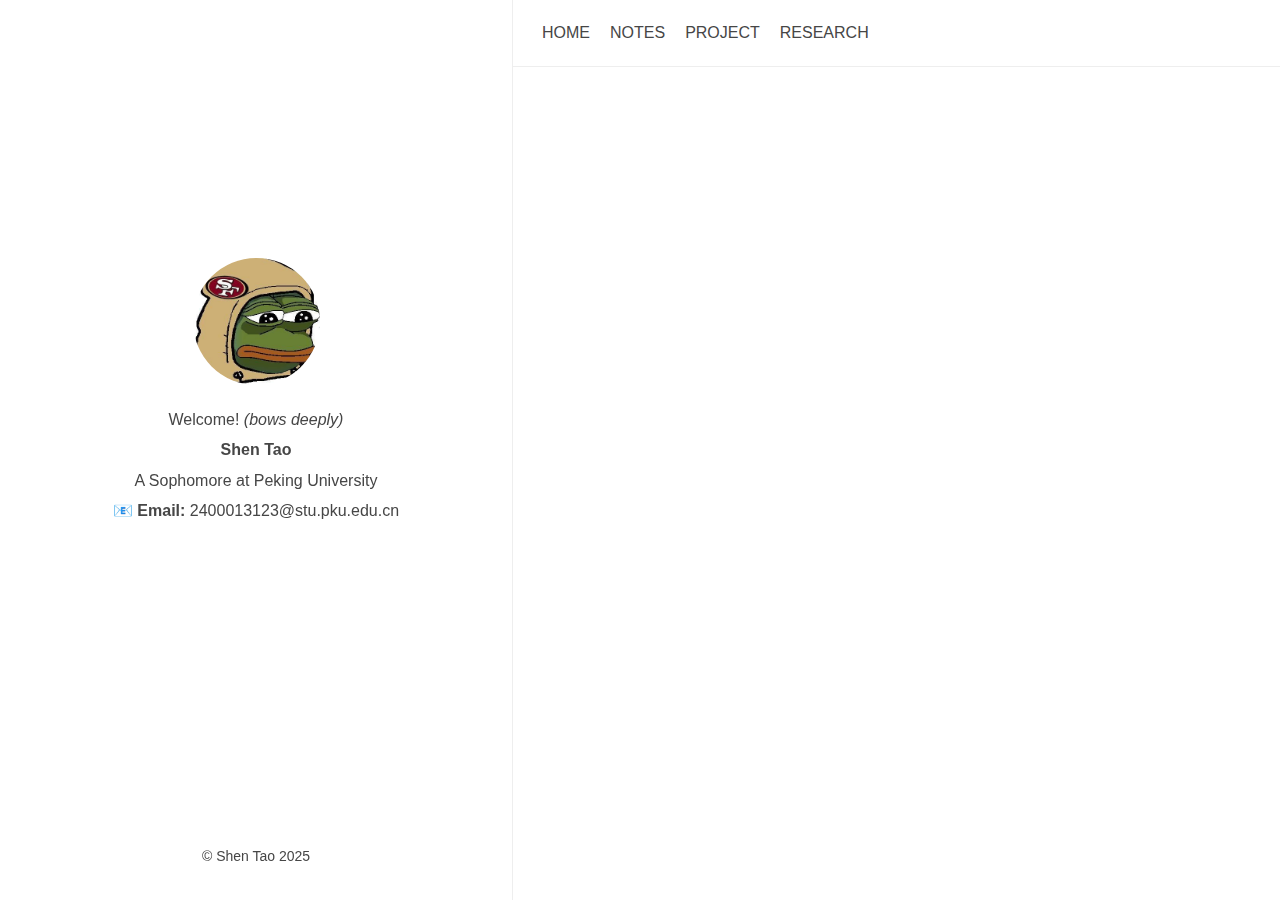
<file: categories/index.html>
<!doctype html>
<html
  dir="ltr"
  lang="en"
  data-theme="dark"
  
    class="html theme--dark"
  
><head>
  <meta charset="utf-8" />
  <title>
    Shen Tao
        |
        Categories
      

    

  </title>

  <meta name="generator" content="Hugo 0.152.2"><meta name="viewport" content="width=device-width,initial-scale=1,viewport-fit=cover" />
  <meta name="author" content="Shen Tao" />
  <meta
    name="description"
    content="  Welcome! &lt;i&gt;(bows deeply)&lt;/i&gt;
  &lt;b&gt;Shen Tao&lt;/b&gt;
  A Sophomore at Peking University
  📧 &lt;b&gt;Email:&lt;/b&gt; 2400013123@stu.pku.edu.cn"
  />
  
  
        <link rel="stylesheet" href="/css/anatole.min.d1a2db4db62630dc690a91ef034ed2fbecab93af4a610b9b8966d9f96705289c.css" integrity="sha256-0aLbTbYmMNxpCpHvA07S&#43;&#43;yrk69KYQubiWbZ&#43;WcFKJw=" crossorigin="anonymous" />
      
  <link
    rel="stylesheet"
    href="/css/markupHighlight.min.73ccfdf28df555e11009c13c20ced067af3cb021504cba43644c705930428b00.css"
    integrity="sha256-c8z98o31VeEQCcE8IM7QZ688sCFQTLpDZExwWTBCiwA="
    crossorigin="anonymous"
    type="text/css"
  />
  
  
  <link
    rel="stylesheet"
    href="/fontawesome/css/fontawesome.min.10cb17328b3207590ce3d89fb482e7cd6937d8138cef2059c69cabd65ab7d6c6.css"
    integrity="sha256-EMsXMosyB1kM49iftILnzWk32BOM7yBZxpyr1lq31sY="
    crossorigin="anonymous"
    type="text/css"
  />
  
  <link
    rel="stylesheet"
    href="/fontawesome/css/solid.min.7aa4d559d5fadcfed666b5679be54d0dbbcf6a0542742319765b253d2797cc44.css"
    integrity="sha256-eqTVWdX63P7WZrVnm&#43;VNDbvPagVCdCMZdlslPSeXzEQ="
    crossorigin="anonymous"
    type="text/css"
  />
  
  <link
    rel="stylesheet"
    href="/fontawesome/css/regular.min.a699c3ab02229020e2d51dfe6c9a4cc556fd7781edbc166e2af9d0db9d5c66ce.css"
    integrity="sha256-ppnDqwIikCDi1R3&#43;bJpMxVb9d4HtvBZuKvnQ251cZs4="
    crossorigin="anonymous"
    type="text/css"
  />
  
  <link
    rel="stylesheet"
    href="/fontawesome/css/brands.min.1d88b60c86c4bb253fa4d4c085d27f7ee1f6eca544f7b50b227a2e63fbcfbaaa.css"
    integrity="sha256-HYi2DIbEuyU/pNTAhdJ/fuH27KVE97ULInouY/vPuqo="
    crossorigin="anonymous"
    type="text/css"
  />
  
  <link rel="shortcut icon" href="/favicon.ico" type="image/x-icon" />
  <link rel="apple-touch-icon" sizes="180x180" href="/apple-touch-icon.png" />
  <link rel="icon" type="image/png" sizes="32x32" href="/favicon-32x32.png" />
  <link rel="icon" type="image/png" sizes="16x16" href="/favicon-16x16.png" />

  <link rel="canonical" href="https://example.org/categories/" />
  
  <link rel="alternate" type="application/rss+xml" href="/categories/index.xml" title="My New Hugo Site" />
  
  
  
  <script
    type="text/javascript"
    src="/js/anatole-header.min.f9132794301a01ff16550ed66763482bd848f62243d278f5e550229a158bfd32.js"
    integrity="sha256-&#43;RMnlDAaAf8WVQ7WZ2NIK9hI9iJD0nj15VAimhWL/TI="
    crossorigin="anonymous"
  ></script>

  
    
    
    <script
      type="text/javascript"
      src="/js/anatole-theme-switcher.min.8724ddf9268dee451060f191961647573c7f592fbccc6d858746236b3f915813.js"
      integrity="sha256-hyTd&#43;SaN7kUQYPGRlhZHVzx/WS&#43;8zG2Fh0Yjaz&#43;RWBM="
      crossorigin="anonymous"
    ></script>
  

  

  

  


  
  
  <meta name="twitter:card" content="summary">
  <meta name="twitter:title" content="Categories">
  <meta name="twitter:description" content="Welcome! (bows deeply) Shen Tao A Sophomore at Peking University 📧 Email: 2400013123@stu.pku.edu.cn">



  
  <meta property="og:url" content="https://example.org/categories/">
  <meta property="og:site_name" content="My New Hugo Site">
  <meta property="og:title" content="Categories">
  <meta property="og:description" content="Welcome! (bows deeply) Shen Tao A Sophomore at Peking University 📧 Email: 2400013123@stu.pku.edu.cn">
  <meta property="og:locale" content="en_us">
  <meta property="og:type" content="website">



  
  



  
  
  
</head>
<body class="body">
    <div class="wrapper">
      <aside
        
          class="wrapper__sidebar"
        
      ><div
  class="sidebar
    animated fadeInDown
  "
>
  <div class="sidebar__content">
    <div class="sidebar__introduction">
      <img
        class="sidebar__introduction-profileimage"
        src="/images/Sad%20niners%20fan.jpg"
        alt="profile picture"
      />
      
        <div class="sidebar__introduction-title">
          <a href="/"></a>
        </div>
      
      <div class="sidebar__introduction-description">
        <p>  Welcome! <i>(bows deeply)</i><br />  <b>Shen Tao</b><br />  A Sophomore at Peking University<br />  📧 <b>Email:</b> 2400013123@stu.pku.edu.cn</p>
      </div>
    </div>
    <ul class="sidebar__list">
      
    </ul>
  </div><footer class="footer footer__sidebar">
  <ul class="footer__list">
    <li class="footer__item">
      &copy;
      
        Shen Tao
        2025
      
    </li>
    
  </ul>
</footer>
  
  <script
    type="text/javascript"
    src="/js/medium-zoom.min.9531b4a2217a70c5a1fce89c1f81c9ebbdd586708fcd4130b417320c7230c8d6.js"
    integrity="sha256-lTG0oiF6cMWh/OicH4HJ673VhnCPzUEwtBcyDHIwyNY="
    crossorigin="anonymous"
  ></script></div>
</aside>
      <main
        
          class="wrapper__main"
        
      >
        <header class="header"><div
  class="
    animated fadeInDown
  "
>
  <a role="button" class="navbar-burger" data-target="navMenu" aria-label="menu" aria-expanded="false">
    <span aria-hidden="true" class="navbar-burger__line"></span>
    <span aria-hidden="true" class="navbar-burger__line"></span>
    <span aria-hidden="true" class="navbar-burger__line"></span>
  </a>
  <nav class="nav">
    <ul class="nav__list" id="navMenu">
      
      
        
        
          <li class="nav__list-item">
            
            <a
              
              href="/"
              
              title=""
              >Home</a
            >
          </li>
        

      
        
        
          <li class="nav__list-item">
            
            <a
              
              href="/notes/"
              
              title=""
              >Notes</a
            >
          </li>
        

      
        
        
          <li class="nav__list-item">
            
            <a
              
              href="/projects/"
              
              title=""
              >Project</a
            >
          </li>
        

      
        
        
          <li class="nav__list-item">
            
            <a
              
              href="/research/"
              
              title=""
              >Research</a
            >
          </li>
        

      
    </ul>
    <ul class="nav__list nav__list--end">
      
      
        <li class="nav__list-item">
          <div class="themeswitch">
            <a title="Switch Theme">
              <i class="fas fa-adjust fa-fw" aria-hidden="true"></i>
            </a>
          </div>
        </li>
      
    </ul>
  </nav>
</div>
</header>
  <div
    class="archive 
      animated fadeInDown
    "
  >
    
  </div>

      </main>
    </div><footer class="footer footer__base">
  <ul class="footer__list">
    <li class="footer__item">
      &copy;
      
        Shen Tao
        2025
      
    </li>
    
  </ul>
</footer>
  
  <script
    type="text/javascript"
    src="/js/medium-zoom.min.9531b4a2217a70c5a1fce89c1f81c9ebbdd586708fcd4130b417320c7230c8d6.js"
    integrity="sha256-lTG0oiF6cMWh/OicH4HJ673VhnCPzUEwtBcyDHIwyNY="
    crossorigin="anonymous"
  ></script></body>
</html>
</file>
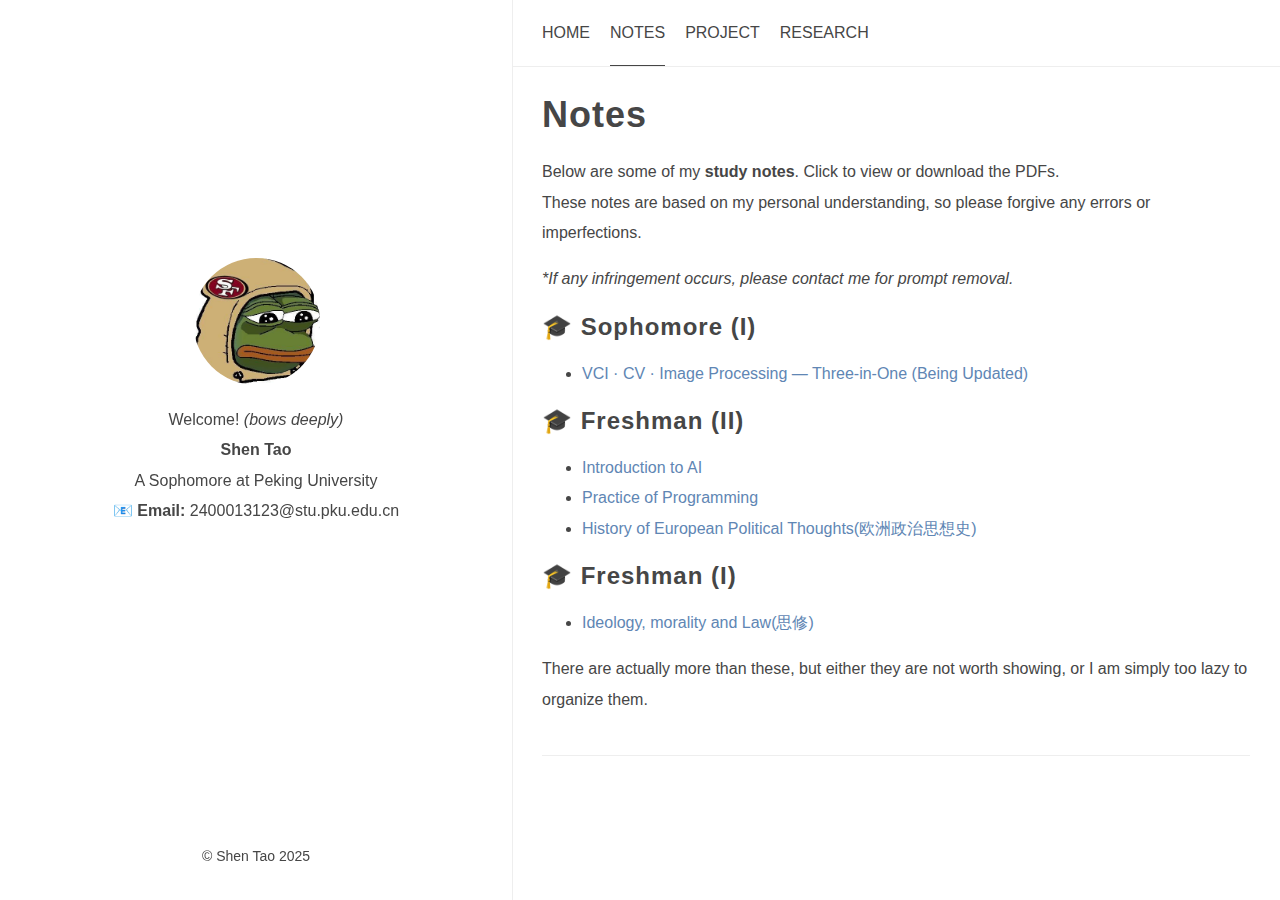
<file: notes/index.html>
<!doctype html>
<html
  dir="ltr"
  lang="en"
  data-theme="dark"
  
    class="html theme--dark"
  
><head>
  <meta charset="utf-8" />
  <title>
    Shen Tao
        |
        Notes
      

    

  </title>

  <meta name="generator" content="Hugo 0.152.2"><meta name="viewport" content="width=device-width,initial-scale=1,viewport-fit=cover" />
  <meta name="author" content="Shen Tao" />
  <meta
    name="description"
    content="  Welcome! &lt;i&gt;(bows deeply)&lt;/i&gt;
  &lt;b&gt;Shen Tao&lt;/b&gt;
  A Sophomore at Peking University
  📧 &lt;b&gt;Email:&lt;/b&gt; 2400013123@stu.pku.edu.cn"
  />
  
  
        <link rel="stylesheet" href="/css/anatole.min.d1a2db4db62630dc690a91ef034ed2fbecab93af4a610b9b8966d9f96705289c.css" integrity="sha256-0aLbTbYmMNxpCpHvA07S&#43;&#43;yrk69KYQubiWbZ&#43;WcFKJw=" crossorigin="anonymous" />
      
  <link
    rel="stylesheet"
    href="/css/markupHighlight.min.73ccfdf28df555e11009c13c20ced067af3cb021504cba43644c705930428b00.css"
    integrity="sha256-c8z98o31VeEQCcE8IM7QZ688sCFQTLpDZExwWTBCiwA="
    crossorigin="anonymous"
    type="text/css"
  />
  
  
  <link
    rel="stylesheet"
    href="/fontawesome/css/fontawesome.min.10cb17328b3207590ce3d89fb482e7cd6937d8138cef2059c69cabd65ab7d6c6.css"
    integrity="sha256-EMsXMosyB1kM49iftILnzWk32BOM7yBZxpyr1lq31sY="
    crossorigin="anonymous"
    type="text/css"
  />
  
  <link
    rel="stylesheet"
    href="/fontawesome/css/solid.min.7aa4d559d5fadcfed666b5679be54d0dbbcf6a0542742319765b253d2797cc44.css"
    integrity="sha256-eqTVWdX63P7WZrVnm&#43;VNDbvPagVCdCMZdlslPSeXzEQ="
    crossorigin="anonymous"
    type="text/css"
  />
  
  <link
    rel="stylesheet"
    href="/fontawesome/css/regular.min.a699c3ab02229020e2d51dfe6c9a4cc556fd7781edbc166e2af9d0db9d5c66ce.css"
    integrity="sha256-ppnDqwIikCDi1R3&#43;bJpMxVb9d4HtvBZuKvnQ251cZs4="
    crossorigin="anonymous"
    type="text/css"
  />
  
  <link
    rel="stylesheet"
    href="/fontawesome/css/brands.min.1d88b60c86c4bb253fa4d4c085d27f7ee1f6eca544f7b50b227a2e63fbcfbaaa.css"
    integrity="sha256-HYi2DIbEuyU/pNTAhdJ/fuH27KVE97ULInouY/vPuqo="
    crossorigin="anonymous"
    type="text/css"
  />
  
  <link rel="shortcut icon" href="/favicon.ico" type="image/x-icon" />
  <link rel="apple-touch-icon" sizes="180x180" href="/apple-touch-icon.png" />
  <link rel="icon" type="image/png" sizes="32x32" href="/favicon-32x32.png" />
  <link rel="icon" type="image/png" sizes="16x16" href="/favicon-16x16.png" />

  <link rel="canonical" href="https://example.org/notes/" />
  
  
  
  
  <script
    type="text/javascript"
    src="/js/anatole-header.min.f9132794301a01ff16550ed66763482bd848f62243d278f5e550229a158bfd32.js"
    integrity="sha256-&#43;RMnlDAaAf8WVQ7WZ2NIK9hI9iJD0nj15VAimhWL/TI="
    crossorigin="anonymous"
  ></script>

  
    
    
    <script
      type="text/javascript"
      src="/js/anatole-theme-switcher.min.8724ddf9268dee451060f191961647573c7f592fbccc6d858746236b3f915813.js"
      integrity="sha256-hyTd&#43;SaN7kUQYPGRlhZHVzx/WS&#43;8zG2Fh0Yjaz&#43;RWBM="
      crossorigin="anonymous"
    ></script>
  

  

  

  


  
  
  <meta name="twitter:card" content="summary">
  <meta name="twitter:title" content="Notes">
  <meta name="twitter:description" content="Below are some of my study notes. Click to view or download the PDFs.
These notes are based on my personal understanding, so please forgive any errors or imperfections.
*If any infringement occurs, please contact me for prompt removal.
🎓 Sophomore (I) VCI · CV · Image Processing — Three-in-One (Being Updated) 🎓 Freshman (II) Introduction to AI Practice of Programming History of European Political Thoughts(欧洲政治思想史) 🎓 Freshman (I) Ideology, morality and Law(思修) There are actually more than these, but either they are not worth showing, or I am simply too lazy to organize them.">



  
  <meta property="og:url" content="https://example.org/notes/">
  <meta property="og:site_name" content="My New Hugo Site">
  <meta property="og:title" content="Notes">
  <meta property="og:description" content="Below are some of my study notes. Click to view or download the PDFs.
These notes are based on my personal understanding, so please forgive any errors or imperfections.
*If any infringement occurs, please contact me for prompt removal.
🎓 Sophomore (I) VCI · CV · Image Processing — Three-in-One (Being Updated) 🎓 Freshman (II) Introduction to AI Practice of Programming History of European Political Thoughts(欧洲政治思想史) 🎓 Freshman (I) Ideology, morality and Law(思修) There are actually more than these, but either they are not worth showing, or I am simply too lazy to organize them.">
  <meta property="og:locale" content="en_us">
  <meta property="og:type" content="article">



  
  
  
  
  <script type="application/ld+json">
    {
        "@context": "http://schema.org",
        "@type": "BlogPosting",
        "articleSection": "",
        "name": "Notes",
        "headline": "Notes",
        "alternativeHeadline": "",
        "description": "
      
        \u003cp\u003eBelow are some of my \u003cstrong\u003estudy notes\u003c\/strong\u003e. Click to view or download the PDFs.\u003cbr\u003e\nThese notes are based on my personal understanding, so please forgive any errors or imperfections.\u003c\/p\u003e\n\u003cp\u003e\u003cem\u003e*If any infringement occurs, please contact me for prompt removal.\u003c\/em\u003e\u003c\/p\u003e\n\u003ch2 id=\u0022-sophomore-i\u0022\u003e🎓 Sophomore (I)\u003c\/h2\u003e\n\u003cul\u003e\n\u003cli\u003e\u003ca href=\u0022\/notes\/vci.pdf\u0022\u003eVCI · CV · Image Processing — Three-in-One (Being Updated)\u003c\/a\u003e\u003c\/li\u003e\n\u003c\/ul\u003e\n\u003ch2 id=\u0022-freshman-ii\u0022\u003e🎓 Freshman (II)\u003c\/h2\u003e\n\u003cul\u003e\n\u003cli\u003e\u003ca href=\u0022\/notes\/Intro_to_AI.pdf\u0022\u003eIntroduction to AI\u003c\/a\u003e\u003c\/li\u003e\n\u003cli\u003e\u003ca href=\u0022\/notes\/Programming.pdf\u0022\u003ePractice of Programming\u003c\/a\u003e\u003c\/li\u003e\n\u003cli\u003e\u003ca href=\u0022\/notes\/Politics.pdf\u0022\u003eHistory of European Political Thoughts(欧洲政治思想史)\u003c\/a\u003e\u003c\/li\u003e\n\u003c\/ul\u003e\n\u003ch2 id=\u0022-freshman-i\u0022\u003e🎓 Freshman (I)\u003c\/h2\u003e\n\u003cul\u003e\n\u003cli\u003e\u003ca href=\u0022\/notes\/sixiu2.pdf\u0022\u003eIdeology, morality and Law(思修)\u003c\/a\u003e\u003c\/li\u003e\n\u003c\/ul\u003e\n\u003cp\u003eThere are actually more than these, but either they are not worth showing, or I am simply too lazy to organize them.\u003c\/p\u003e


      


    ",
        "license": "",
        
        "inLanguage": "en-us",
        "isFamilyFriendly": "true",
        "mainEntityOfPage": {
            "@type": "WebPage",
            "@id": "https:\/\/example.org\/notes\/"
        },
        "author" : {
            "@type": "Person",
            "name": "Shen Tao"
        },
        "creator" : {
            "@type": "Person",
            "name": "Shen Tao"
        },
        "accountablePerson" : {
            "@type": "Person",
            "name": "Shen Tao"
        },
        "copyrightHolder" : {
            "@type": "Person",
            "name": "Shen Tao"
        },
        "dateCreated": "0001-01-01T00:00:00.00Z",
        "datePublished": "0001-01-01T00:00:00.00Z",
        "dateModified": "0001-01-01T00:00:00.00Z",
        "publisher":{
            "@type":"Organization",
            "name": "Shen Tao",
            "url": "https://example.org/",
            "logo": {
                "@type": "ImageObject",
                "url": "https:\/\/example.org\/favicon-32x32.png",
                "width":"32",
                "height":"32"
            }
        },
        "image": 
      [
      ]

    ,
        "url" : "https:\/\/example.org\/notes\/",
        "wordCount" : "95",
        "genre" : [ ],
        "keywords" : [ ]
    }
  </script>




  
  
  
</head>
<body class="body">
    <div class="wrapper">
      <aside
        
          class="wrapper__sidebar"
        
      ><div
  class="sidebar
    animated fadeInDown
  "
>
  <div class="sidebar__content">
    <div class="sidebar__introduction">
      <img
        class="sidebar__introduction-profileimage"
        src="/images/Sad%20niners%20fan.jpg"
        alt="profile picture"
      />
      
        <div class="sidebar__introduction-title">
          <a href="/"></a>
        </div>
      
      <div class="sidebar__introduction-description">
        <p>  Welcome! <i>(bows deeply)</i><br />  <b>Shen Tao</b><br />  A Sophomore at Peking University<br />  📧 <b>Email:</b> 2400013123@stu.pku.edu.cn</p>
      </div>
    </div>
    <ul class="sidebar__list">
      
    </ul>
  </div><footer class="footer footer__sidebar">
  <ul class="footer__list">
    <li class="footer__item">
      &copy;
      
        Shen Tao
        2025
      
    </li>
    
  </ul>
</footer>
  
  <script
    type="text/javascript"
    src="/js/medium-zoom.min.9531b4a2217a70c5a1fce89c1f81c9ebbdd586708fcd4130b417320c7230c8d6.js"
    integrity="sha256-lTG0oiF6cMWh/OicH4HJ673VhnCPzUEwtBcyDHIwyNY="
    crossorigin="anonymous"
  ></script></div>
</aside>
      <main
        
          class="wrapper__main"
        
      >
        <header class="header"><div
  class="
    animated fadeInDown
  "
>
  <a role="button" class="navbar-burger" data-target="navMenu" aria-label="menu" aria-expanded="false">
    <span aria-hidden="true" class="navbar-burger__line"></span>
    <span aria-hidden="true" class="navbar-burger__line"></span>
    <span aria-hidden="true" class="navbar-burger__line"></span>
  </a>
  <nav class="nav">
    <ul class="nav__list" id="navMenu">
      
      
        
        
          <li class="nav__list-item">
            
            <a
              
              href="/"
              
              title=""
              >Home</a
            >
          </li>
        

      
        
        
          <li class="nav__list-item">
            
            <a
              
                class="nav__link--active"
              
              href="/notes/"
              
              title=""
              >Notes</a
            >
          </li>
        

      
        
        
          <li class="nav__list-item">
            
            <a
              
              href="/projects/"
              
              title=""
              >Project</a
            >
          </li>
        

      
        
        
          <li class="nav__list-item">
            
            <a
              
              href="/research/"
              
              title=""
              >Research</a
            >
          </li>
        

      
    </ul>
    <ul class="nav__list nav__list--end">
      
      
        <li class="nav__list-item">
          <div class="themeswitch">
            <a title="Switch Theme">
              <i class="fas fa-adjust fa-fw" aria-hidden="true"></i>
            </a>
          </div>
        </li>
      
    </ul>
  </nav>
</div>
</header>
  <div
    class="post 
      animated fadeInDown
    "
  >
    
    <div class="post__content">
      
        <h1>Notes</h1>
      
      <p>Below are some of my <strong>study notes</strong>. Click to view or download the PDFs.<br>
These notes are based on my personal understanding, so please forgive any errors or imperfections.</p>
<p><em>*If any infringement occurs, please contact me for prompt removal.</em></p>
<h2 id="-sophomore-i">🎓 Sophomore (I)</h2>
<ul>
<li><a href="/notes/vci.pdf">VCI · CV · Image Processing — Three-in-One (Being Updated)</a></li>
</ul>
<h2 id="-freshman-ii">🎓 Freshman (II)</h2>
<ul>
<li><a href="/notes/Intro_to_AI.pdf">Introduction to AI</a></li>
<li><a href="/notes/Programming.pdf">Practice of Programming</a></li>
<li><a href="/notes/Politics.pdf">History of European Political Thoughts(欧洲政治思想史)</a></li>
</ul>
<h2 id="-freshman-i">🎓 Freshman (I)</h2>
<ul>
<li><a href="/notes/sixiu2.pdf">Ideology, morality and Law(思修)</a></li>
</ul>
<p>There are actually more than these, but either they are not worth showing, or I am simply too lazy to organize them.</p>
</div>
    <div class="post__footer">
      

      
    </div>

    
  </div>

      </main>
    </div><footer class="footer footer__base">
  <ul class="footer__list">
    <li class="footer__item">
      &copy;
      
        Shen Tao
        2025
      
    </li>
    
  </ul>
</footer>
  
  <script
    type="text/javascript"
    src="/js/medium-zoom.min.9531b4a2217a70c5a1fce89c1f81c9ebbdd586708fcd4130b417320c7230c8d6.js"
    integrity="sha256-lTG0oiF6cMWh/OicH4HJ673VhnCPzUEwtBcyDHIwyNY="
    crossorigin="anonymous"
  ></script></body>
</html>
</file>
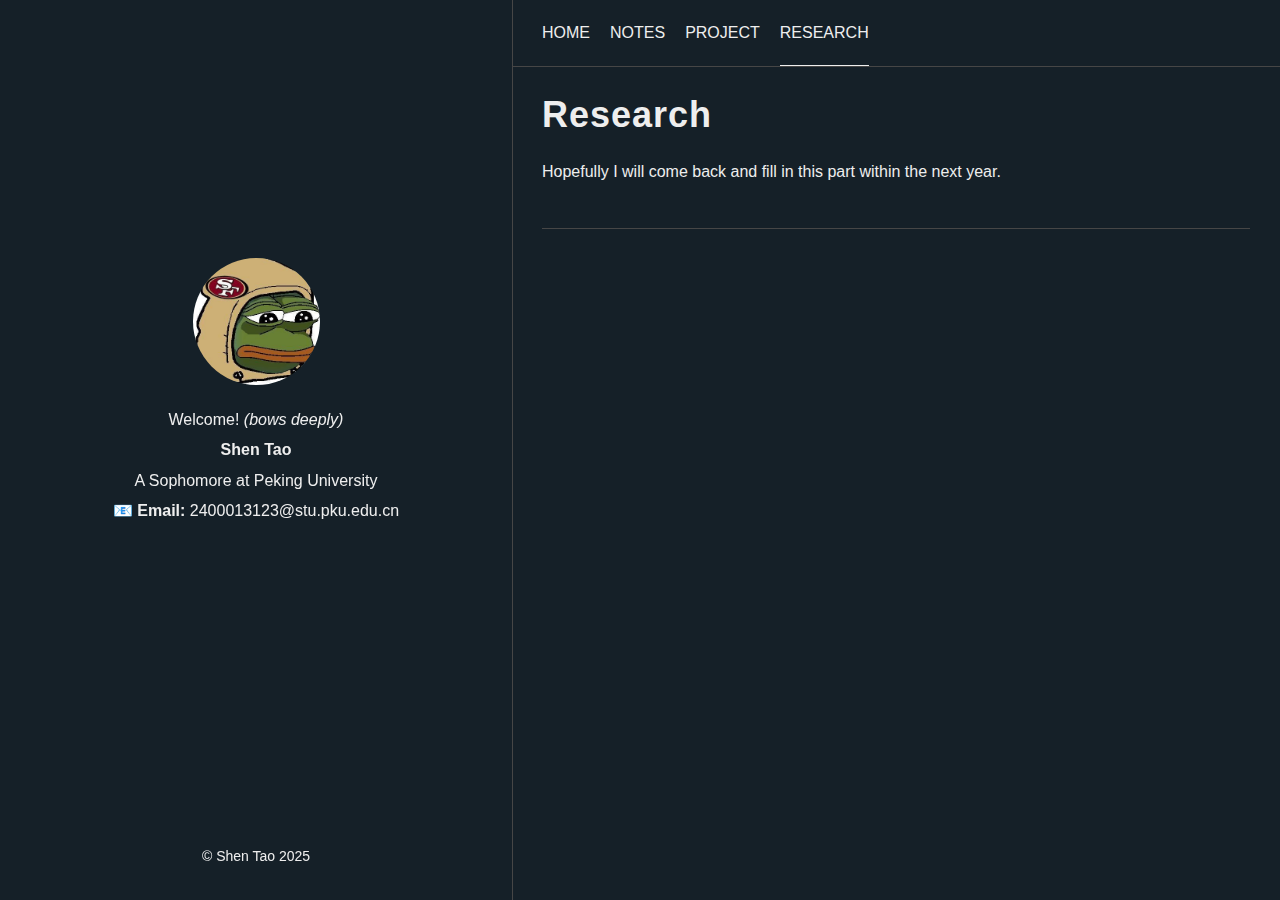
<file: research/index.html>
<!doctype html>
<html
  dir="ltr"
  lang="en"
  data-theme="dark"
  
    class="html theme--dark"
  
><head>
  <meta charset="utf-8" />
  <title>
    Shen Tao
        |
        Research
      

    

  </title>

  <meta name="generator" content="Hugo 0.152.2"><meta name="viewport" content="width=device-width,initial-scale=1,viewport-fit=cover" />
  <meta name="author" content="Shen Tao" />
  <meta
    name="description"
    content="  Welcome! &lt;i&gt;(bows deeply)&lt;/i&gt;
  &lt;b&gt;Shen Tao&lt;/b&gt;
  A Sophomore at Peking University
  📧 &lt;b&gt;Email:&lt;/b&gt; 2400013123@stu.pku.edu.cn"
  />
  
  
        <link rel="stylesheet" href="/css/anatole.min.d1a2db4db62630dc690a91ef034ed2fbecab93af4a610b9b8966d9f96705289c.css" integrity="sha256-0aLbTbYmMNxpCpHvA07S&#43;&#43;yrk69KYQubiWbZ&#43;WcFKJw=" crossorigin="anonymous" />
      
  <link
    rel="stylesheet"
    href="/css/markupHighlight.min.73ccfdf28df555e11009c13c20ced067af3cb021504cba43644c705930428b00.css"
    integrity="sha256-c8z98o31VeEQCcE8IM7QZ688sCFQTLpDZExwWTBCiwA="
    crossorigin="anonymous"
    type="text/css"
  />
  
  
  <link
    rel="stylesheet"
    href="/fontawesome/css/fontawesome.min.10cb17328b3207590ce3d89fb482e7cd6937d8138cef2059c69cabd65ab7d6c6.css"
    integrity="sha256-EMsXMosyB1kM49iftILnzWk32BOM7yBZxpyr1lq31sY="
    crossorigin="anonymous"
    type="text/css"
  />
  
  <link
    rel="stylesheet"
    href="/fontawesome/css/solid.min.7aa4d559d5fadcfed666b5679be54d0dbbcf6a0542742319765b253d2797cc44.css"
    integrity="sha256-eqTVWdX63P7WZrVnm&#43;VNDbvPagVCdCMZdlslPSeXzEQ="
    crossorigin="anonymous"
    type="text/css"
  />
  
  <link
    rel="stylesheet"
    href="/fontawesome/css/regular.min.a699c3ab02229020e2d51dfe6c9a4cc556fd7781edbc166e2af9d0db9d5c66ce.css"
    integrity="sha256-ppnDqwIikCDi1R3&#43;bJpMxVb9d4HtvBZuKvnQ251cZs4="
    crossorigin="anonymous"
    type="text/css"
  />
  
  <link
    rel="stylesheet"
    href="/fontawesome/css/brands.min.1d88b60c86c4bb253fa4d4c085d27f7ee1f6eca544f7b50b227a2e63fbcfbaaa.css"
    integrity="sha256-HYi2DIbEuyU/pNTAhdJ/fuH27KVE97ULInouY/vPuqo="
    crossorigin="anonymous"
    type="text/css"
  />
  
  <link rel="shortcut icon" href="/favicon.ico" type="image/x-icon" />
  <link rel="apple-touch-icon" sizes="180x180" href="/apple-touch-icon.png" />
  <link rel="icon" type="image/png" sizes="32x32" href="/favicon-32x32.png" />
  <link rel="icon" type="image/png" sizes="16x16" href="/favicon-16x16.png" />

  <link rel="canonical" href="https://example.org/research/" />
  
  
  
  
  <script
    type="text/javascript"
    src="/js/anatole-header.min.f9132794301a01ff16550ed66763482bd848f62243d278f5e550229a158bfd32.js"
    integrity="sha256-&#43;RMnlDAaAf8WVQ7WZ2NIK9hI9iJD0nj15VAimhWL/TI="
    crossorigin="anonymous"
  ></script>

  

  

  

  


  
  
  <meta name="twitter:card" content="summary">
  <meta name="twitter:title" content="Research">
  <meta name="twitter:description" content="Hopefully I will come back and fill in this part within the next year.">



  
  <meta property="og:url" content="https://example.org/research/">
  <meta property="og:site_name" content="My New Hugo Site">
  <meta property="og:title" content="Research">
  <meta property="og:description" content="Hopefully I will come back and fill in this part within the next year.">
  <meta property="og:locale" content="en_us">
  <meta property="og:type" content="article">



  
  
  
  
  <script type="application/ld+json">
    {
        "@context": "http://schema.org",
        "@type": "BlogPosting",
        "articleSection": "",
        "name": "Research",
        "headline": "Research",
        "alternativeHeadline": "",
        "description": "
      
        \u003cp\u003eHopefully I will come back and fill in this part within the next year.\u003c\/p\u003e


      


    ",
        "license": "",
        
        "inLanguage": "en-us",
        "isFamilyFriendly": "true",
        "mainEntityOfPage": {
            "@type": "WebPage",
            "@id": "https:\/\/example.org\/research\/"
        },
        "author" : {
            "@type": "Person",
            "name": "Shen Tao"
        },
        "creator" : {
            "@type": "Person",
            "name": "Shen Tao"
        },
        "accountablePerson" : {
            "@type": "Person",
            "name": "Shen Tao"
        },
        "copyrightHolder" : {
            "@type": "Person",
            "name": "Shen Tao"
        },
        "dateCreated": "0001-01-01T00:00:00.00Z",
        "datePublished": "0001-01-01T00:00:00.00Z",
        "dateModified": "0001-01-01T00:00:00.00Z",
        "publisher":{
            "@type":"Organization",
            "name": "Shen Tao",
            "url": "https://example.org/",
            "logo": {
                "@type": "ImageObject",
                "url": "https:\/\/example.org\/favicon-32x32.png",
                "width":"32",
                "height":"32"
            }
        },
        "image": 
      [
      ]

    ,
        "url" : "https:\/\/example.org\/research\/",
        "wordCount" : "14",
        "genre" : [ ],
        "keywords" : [ ]
    }
  </script>




  
  
  
</head>
<body class="body">
    <div class="wrapper">
      <aside
        
          class="wrapper__sidebar"
        
      ><div
  class="sidebar
    animated fadeInDown
  "
>
  <div class="sidebar__content">
    <div class="sidebar__introduction">
      <img
        class="sidebar__introduction-profileimage"
        src="/images/Sad%20niners%20fan.jpg"
        alt="profile picture"
      />
      
        <div class="sidebar__introduction-title">
          <a href="/"></a>
        </div>
      
      <div class="sidebar__introduction-description">
        <p>  Welcome! <i>(bows deeply)</i><br />  <b>Shen Tao</b><br />  A Sophomore at Peking University<br />  📧 <b>Email:</b> 2400013123@stu.pku.edu.cn</p>
      </div>
    </div>
    <ul class="sidebar__list">
      
    </ul>
  </div><footer class="footer footer__sidebar">
  <ul class="footer__list">
    <li class="footer__item">
      &copy;
      
        Shen Tao
        2025
      
    </li>
    
  </ul>
</footer>
  
  <script
    type="text/javascript"
    src="/js/medium-zoom.min.9531b4a2217a70c5a1fce89c1f81c9ebbdd586708fcd4130b417320c7230c8d6.js"
    integrity="sha256-lTG0oiF6cMWh/OicH4HJ673VhnCPzUEwtBcyDHIwyNY="
    crossorigin="anonymous"
  ></script></div>
</aside>
      <main
        
          class="wrapper__main"
        
      >
        <header class="header"><div
  class="
    animated fadeInDown
  "
>
  <a role="button" class="navbar-burger" data-target="navMenu" aria-label="menu" aria-expanded="false">
    <span aria-hidden="true" class="navbar-burger__line"></span>
    <span aria-hidden="true" class="navbar-burger__line"></span>
    <span aria-hidden="true" class="navbar-burger__line"></span>
  </a>
  <nav class="nav">
    <ul class="nav__list" id="navMenu">
      
      
        
        
          <li class="nav__list-item">
            
            <a
              
              href="/"
              
              title=""
              >Home</a
            >
          </li>
        

      
        
        
          <li class="nav__list-item">
            
            <a
              
              href="/notes/"
              
              title=""
              >Notes</a
            >
          </li>
        

      
        
        
          <li class="nav__list-item">
            
            <a
              
              href="/projects/"
              
              title=""
              >Project</a
            >
          </li>
        

      
        
        
          <li class="nav__list-item">
            
            <a
              
                class="nav__link--active"
              
              href="/research/"
              
              title=""
              >Research</a
            >
          </li>
        

      
    </ul>
    <ul class="nav__list nav__list--end">
      
      
    </ul>
  </nav>
</div>
</header>
  <div
    class="post 
      animated fadeInDown
    "
  >
    
    <div class="post__content">
      
        <h1>Research</h1>
      
      <p>Hopefully I will come back and fill in this part within the next year.</p>
</div>
    <div class="post__footer">
      

      
    </div>

    
  </div>

      </main>
    </div><footer class="footer footer__base">
  <ul class="footer__list">
    <li class="footer__item">
      &copy;
      
        Shen Tao
        2025
      
    </li>
    
  </ul>
</footer>
  
  <script
    type="text/javascript"
    src="/js/medium-zoom.min.9531b4a2217a70c5a1fce89c1f81c9ebbdd586708fcd4130b417320c7230c8d6.js"
    integrity="sha256-lTG0oiF6cMWh/OicH4HJ673VhnCPzUEwtBcyDHIwyNY="
    crossorigin="anonymous"
  ></script></body>
</html>
</file>
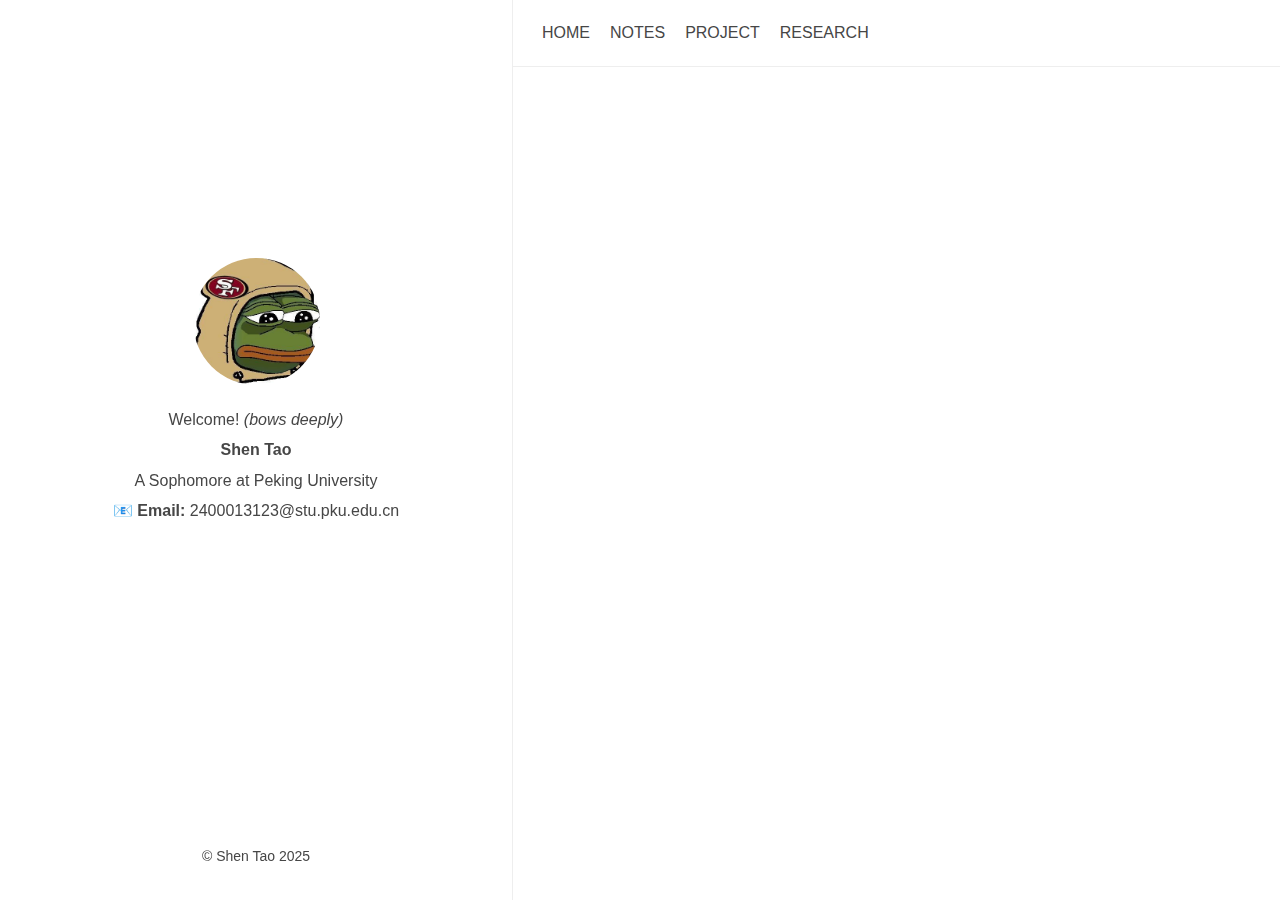
<file: tags/index.html>
<!doctype html>
<html
  dir="ltr"
  lang="en"
  data-theme="dark"
  
    class="html theme--dark"
  
><head>
  <meta charset="utf-8" />
  <title>
    Shen Tao
        |
        Tags
      

    

  </title>

  <meta name="generator" content="Hugo 0.152.2"><meta name="viewport" content="width=device-width,initial-scale=1,viewport-fit=cover" />
  <meta name="author" content="Shen Tao" />
  <meta
    name="description"
    content="  Welcome! &lt;i&gt;(bows deeply)&lt;/i&gt;
  &lt;b&gt;Shen Tao&lt;/b&gt;
  A Sophomore at Peking University
  📧 &lt;b&gt;Email:&lt;/b&gt; 2400013123@stu.pku.edu.cn"
  />
  
  
        <link rel="stylesheet" href="/css/anatole.min.d1a2db4db62630dc690a91ef034ed2fbecab93af4a610b9b8966d9f96705289c.css" integrity="sha256-0aLbTbYmMNxpCpHvA07S&#43;&#43;yrk69KYQubiWbZ&#43;WcFKJw=" crossorigin="anonymous" />
      
  <link
    rel="stylesheet"
    href="/css/markupHighlight.min.73ccfdf28df555e11009c13c20ced067af3cb021504cba43644c705930428b00.css"
    integrity="sha256-c8z98o31VeEQCcE8IM7QZ688sCFQTLpDZExwWTBCiwA="
    crossorigin="anonymous"
    type="text/css"
  />
  
  
  <link
    rel="stylesheet"
    href="/fontawesome/css/fontawesome.min.10cb17328b3207590ce3d89fb482e7cd6937d8138cef2059c69cabd65ab7d6c6.css"
    integrity="sha256-EMsXMosyB1kM49iftILnzWk32BOM7yBZxpyr1lq31sY="
    crossorigin="anonymous"
    type="text/css"
  />
  
  <link
    rel="stylesheet"
    href="/fontawesome/css/solid.min.7aa4d559d5fadcfed666b5679be54d0dbbcf6a0542742319765b253d2797cc44.css"
    integrity="sha256-eqTVWdX63P7WZrVnm&#43;VNDbvPagVCdCMZdlslPSeXzEQ="
    crossorigin="anonymous"
    type="text/css"
  />
  
  <link
    rel="stylesheet"
    href="/fontawesome/css/regular.min.a699c3ab02229020e2d51dfe6c9a4cc556fd7781edbc166e2af9d0db9d5c66ce.css"
    integrity="sha256-ppnDqwIikCDi1R3&#43;bJpMxVb9d4HtvBZuKvnQ251cZs4="
    crossorigin="anonymous"
    type="text/css"
  />
  
  <link
    rel="stylesheet"
    href="/fontawesome/css/brands.min.1d88b60c86c4bb253fa4d4c085d27f7ee1f6eca544f7b50b227a2e63fbcfbaaa.css"
    integrity="sha256-HYi2DIbEuyU/pNTAhdJ/fuH27KVE97ULInouY/vPuqo="
    crossorigin="anonymous"
    type="text/css"
  />
  
  <link rel="shortcut icon" href="/favicon.ico" type="image/x-icon" />
  <link rel="apple-touch-icon" sizes="180x180" href="/apple-touch-icon.png" />
  <link rel="icon" type="image/png" sizes="32x32" href="/favicon-32x32.png" />
  <link rel="icon" type="image/png" sizes="16x16" href="/favicon-16x16.png" />

  <link rel="canonical" href="https://example.org/tags/" />
  
  <link rel="alternate" type="application/rss+xml" href="/tags/index.xml" title="My New Hugo Site" />
  
  
  
  <script
    type="text/javascript"
    src="/js/anatole-header.min.f9132794301a01ff16550ed66763482bd848f62243d278f5e550229a158bfd32.js"
    integrity="sha256-&#43;RMnlDAaAf8WVQ7WZ2NIK9hI9iJD0nj15VAimhWL/TI="
    crossorigin="anonymous"
  ></script>

  
    
    
    <script
      type="text/javascript"
      src="/js/anatole-theme-switcher.min.8724ddf9268dee451060f191961647573c7f592fbccc6d858746236b3f915813.js"
      integrity="sha256-hyTd&#43;SaN7kUQYPGRlhZHVzx/WS&#43;8zG2Fh0Yjaz&#43;RWBM="
      crossorigin="anonymous"
    ></script>
  

  

  

  


  
  
  <meta name="twitter:card" content="summary">
  <meta name="twitter:title" content="Tags">
  <meta name="twitter:description" content="Welcome! (bows deeply) Shen Tao A Sophomore at Peking University 📧 Email: 2400013123@stu.pku.edu.cn">



  
  <meta property="og:url" content="https://example.org/tags/">
  <meta property="og:site_name" content="My New Hugo Site">
  <meta property="og:title" content="Tags">
  <meta property="og:description" content="Welcome! (bows deeply) Shen Tao A Sophomore at Peking University 📧 Email: 2400013123@stu.pku.edu.cn">
  <meta property="og:locale" content="en_us">
  <meta property="og:type" content="website">



  
  



  
  
  
</head>
<body class="body">
    <div class="wrapper">
      <aside
        
          class="wrapper__sidebar"
        
      ><div
  class="sidebar
    animated fadeInDown
  "
>
  <div class="sidebar__content">
    <div class="sidebar__introduction">
      <img
        class="sidebar__introduction-profileimage"
        src="/images/Sad%20niners%20fan.jpg"
        alt="profile picture"
      />
      
        <div class="sidebar__introduction-title">
          <a href="/"></a>
        </div>
      
      <div class="sidebar__introduction-description">
        <p>  Welcome! <i>(bows deeply)</i><br />  <b>Shen Tao</b><br />  A Sophomore at Peking University<br />  📧 <b>Email:</b> 2400013123@stu.pku.edu.cn</p>
      </div>
    </div>
    <ul class="sidebar__list">
      
    </ul>
  </div><footer class="footer footer__sidebar">
  <ul class="footer__list">
    <li class="footer__item">
      &copy;
      
        Shen Tao
        2025
      
    </li>
    
  </ul>
</footer>
  
  <script
    type="text/javascript"
    src="/js/medium-zoom.min.9531b4a2217a70c5a1fce89c1f81c9ebbdd586708fcd4130b417320c7230c8d6.js"
    integrity="sha256-lTG0oiF6cMWh/OicH4HJ673VhnCPzUEwtBcyDHIwyNY="
    crossorigin="anonymous"
  ></script></div>
</aside>
      <main
        
          class="wrapper__main"
        
      >
        <header class="header"><div
  class="
    animated fadeInDown
  "
>
  <a role="button" class="navbar-burger" data-target="navMenu" aria-label="menu" aria-expanded="false">
    <span aria-hidden="true" class="navbar-burger__line"></span>
    <span aria-hidden="true" class="navbar-burger__line"></span>
    <span aria-hidden="true" class="navbar-burger__line"></span>
  </a>
  <nav class="nav">
    <ul class="nav__list" id="navMenu">
      
      
        
        
          <li class="nav__list-item">
            
            <a
              
              href="/"
              
              title=""
              >Home</a
            >
          </li>
        

      
        
        
          <li class="nav__list-item">
            
            <a
              
              href="/notes/"
              
              title=""
              >Notes</a
            >
          </li>
        

      
        
        
          <li class="nav__list-item">
            
            <a
              
              href="/projects/"
              
              title=""
              >Project</a
            >
          </li>
        

      
        
        
          <li class="nav__list-item">
            
            <a
              
              href="/research/"
              
              title=""
              >Research</a
            >
          </li>
        

      
    </ul>
    <ul class="nav__list nav__list--end">
      
      
        <li class="nav__list-item">
          <div class="themeswitch">
            <a title="Switch Theme">
              <i class="fas fa-adjust fa-fw" aria-hidden="true"></i>
            </a>
          </div>
        </li>
      
    </ul>
  </nav>
</div>
</header>
  <div
    class="archive 
      animated fadeInDown
    "
  >
    
  </div>

      </main>
    </div><footer class="footer footer__base">
  <ul class="footer__list">
    <li class="footer__item">
      &copy;
      
        Shen Tao
        2025
      
    </li>
    
  </ul>
</footer>
  
  <script
    type="text/javascript"
    src="/js/medium-zoom.min.9531b4a2217a70c5a1fce89c1f81c9ebbdd586708fcd4130b417320c7230c8d6.js"
    integrity="sha256-lTG0oiF6cMWh/OicH4HJ673VhnCPzUEwtBcyDHIwyNY="
    crossorigin="anonymous"
  ></script></body>
</html>
</file>
<file: css/anatole.min.d1a2db4db62630dc690a91ef034ed2fbecab93af4a610b9b8966d9f96705289c.css>
a{text-decoration:none}.theme--light a{color:#464646}.theme--dark a{color:#eee}.theme--light a:hover{color:#6086b4}.theme--dark a:hover{color:#6086b4}blockquote{padding:0 1em}.theme--light blockquote{color:#464646;border-left:1px solid #eee}.theme--dark blockquote{color:#eee;border-left:1px solid #464646}p{line-height:1.9em}*{font-family:inherit}body{font-family:pinghei,pingfang sc,helvetica neue,work sans,hiragino sans gb,sans-serif;font-size:1.6rem}.html{-webkit-font-smoothing:antialiased;font-size:62.5%}.body{width:100%;margin:0 auto}.theme--light .body{color:#464646;background-color:#fff}.theme--dark .body{color:#eee;background-color:#152028}.theme--light .header{background-color:#fff}.theme--dark .header{background-color:#152028}.header{width:100%;position:fixed;z-index:1;top:0}@media screen and (min-width:961px){.header{position:sticky}.theme--light .header{border-bottom:1px solid #eee}.theme--dark .header{border-bottom:1px solid #464646}}@media print{.header{display:none}}.nav{display:none}@media screen and (min-width:961px){.nav{display:flex;justify-content:space-between;align-items:center;box-shadow:none}}.nav__list{margin:0;list-style:none;padding:0;width:100%}.theme--light .nav__list{background-color:#eee}.theme--dark .nav__list{background-color:#464646}@media screen and (min-width:961px){.nav__list{display:flex;padding:24px 30px}.theme--light .nav__list{background-color:#fff}.theme--dark .nav__list{background-color:#152028}.nav__list--end{flex-shrink:1;justify-content:flex-end}}.nav__list-item{padding:16px 0;text-transform:uppercase;text-align:center;white-space:nowrap}@media screen and (min-width:961px){.nav__list-item{padding-top:0;padding-bottom:0}.nav__list-item:not(:last-child){padding-right:20px}}.nav__link--active{padding-bottom:24px}@media screen and (min-width:961px){.theme--light .nav__link--active{border-bottom:1px solid #464646}.theme--dark .nav__link--active{border-bottom:1px solid #eee}}.nav--active{display:block}.animated{transition:top .8s linear;animation-duration:1s;-webkit-animation-duration:1s;-moz-animation-duration:1s;-ms-animation-duration:1s;-o-animation-duration:1s;-webkit-animation-name:fadeInDown;-moz-animation-name:fadeInDown;-o-animation-name:fadeInDown;animation-name:fadeInDown}@-webkit-keyframes fadeInDown{0%{-webkit-transform:translateY(-20px)}100%{-webkit-transform:translateY(0)}}@-moz-keyframes fadeInDown{0%{-moz-transform:translateY(-20px)}100%{-moz-transform:translateY(0)}}@-o-keyframes fadeInDown{0%{-o-transform:translateY(-20px)}100%{-o-transform:translateY(0)}}@keyframes fadeInDown{0%{transform:translateY(-20px)}100%{transform:translateY(0)}}.category{padding:4px 6px;border-radius:2px;display:inline-block;font-size:1.4rem}.theme--light .category{border:1px solid #eee;background-color:#eee;color:#464646!important}.theme--dark .category{border:1px solid #464646;background-color:#464646;color:#eee!important}.category{margin:5px 8px 5px 0}.tag{display:inline-block;font-size:1.4rem}.theme--light .tag{color:#9f9f9f}.theme--dark .tag{color:#9f9f9f}.tag{margin:5px 8px 5px 0}.tag::before{content:"#"}.wrapper{display:flex;flex-direction:column}@media screen and (min-width:961px){.wrapper{flex-direction:row}}@media screen and (min-width:1921px){.wrapper{justify-content:center}}.wrapper__main{width:100%}@media screen and (min-width:961px){.wrapper__main{width:60%}}@media screen and (min-width:1921px){.wrapper__main{width:48%}}.wrapper__main--fullscreen{margin-top:20px}@media screen and (min-width:961px){.wrapper__main--fullscreen{width:100%;margin-top:0}}@media screen and (min-width:1921px){.wrapper__main--fullscreen{width:1920px}}.wrapper__sidebar{width:100%;padding:16px 0}@media screen and (min-width:961px){.wrapper__sidebar{width:40%;padding:0}}@media screen and (min-width:1921px){.wrapper__sidebar{width:32%}}.wrapper__sidebar--hidden{display:none}.sidebar{margin-top:40px}@media screen and (min-width:961px){.sidebar{z-index:2;position:fixed;height:100%;margin-top:0;width:inherit;display:flex;flex-direction:column}.theme--light .sidebar{margin-right:4px;border-right:1px solid #eee}.theme--dark .sidebar{margin-right:4px;border-right:1px solid #464646}}@media screen and (min-width:961px){.sidebar__content{display:flex;flex-direction:column;flex-grow:1;justify-content:center}}.sidebar__list{list-style:none;padding:0;text-align:center}.sidebar__list-item{display:inline;padding:0 4px;line-height:0}.sidebar__introduction{top:40%;text-align:center}.sidebar__introduction-description{margin:0 1em}.sidebar__introduction-profileimage{width:127px;height:127px;border-radius:50%}.sidebar__introduction-title{text-transform:uppercase;font-weight:700;letter-spacing:2px;line-height:1;margin:1em}.sidebar__introduction-title a{font-size:3.2rem}.sidebar__introduction-title h1{margin:0}.footer{text-align:center;margin:0 auto;bottom:0;width:100%;padding-bottom:20px;flex:0;position:relative}.footer__list{list-style:none;padding:0;display:flex;justify-content:center}.footer__item{font-size:1.4rem}.footer__item:not(:first-of-type)::before{content:"·";padding:4px}.footer__item a{font-size:1.4rem}.footer__sidebar{display:none}@media screen and (min-width:961px){.footer__sidebar{display:inline-block}}@media screen and (min-width:961px){.footer__base{display:none}}.pagination{margin:30px;padding:0 0 56px;text-align:center}.pagination__list{list-style:none;margin:0;padding:0;height:13px}.pagination__list-item{margin:0 2px;display:inline;line-height:1;text-decoration:none}.theme--light .pagination__list-item{color:#464646}.theme--dark .pagination__list-item{color:#eee}.navbar-burger{cursor:pointer;display:block;height:3.25rem;position:relative;width:3.25rem;margin-left:auto;padding:6px}.navbar-burger__line{display:block;height:1px;left:calc(50% - 8px);position:absolute;transform-origin:center;transition-duration:86ms;transition-property:background-color,opacity,transform;transition-timing-function:ease-out;width:16px}.theme--light .navbar-burger__line{background-color:#464646}.theme--dark .navbar-burger__line{background-color:#eee}.navbar-burger__line:nth-child(1){top:calc(50% - 6px)}.navbar-burger__line:nth-child(2){top:calc(50% - 1px)}.navbar-burger__line:nth-child(3){top:calc(50% + 4px)}@media screen and (min-width:961px){.navbar-burger{display:none}}.comment{margin:30px}.comment .utterances{max-width:unset}.optionswitch{position:relative}.optionswitch__label{cursor:pointer;white-space:nowrap}.optionswitch__list{display:none;list-style:none;padding:0;position:relative}@media screen and (min-width:961px){.optionswitch__list{border-radius:5px;position:absolute;top:32px}.theme--light .optionswitch__list{background:#eee;box-shadow:0 8px 16px rgba(10,10,10,.1)}.theme--dark .optionswitch__list{background:#464646;box-shadow:0 8px 16px rgba(226,226,226,.1)}}.optionswitch__list-item{background:0 0;display:block;line-height:1;bottom:0;text-align:center;white-space:nowrap;padding-top:24px}.theme--light .optionswitch__list-item{color:#464646}.theme--dark .optionswitch__list-item{color:#eee}@media screen and (min-width:961px){.optionswitch__list-item{padding:12px}}.optionswitch__triangle{display:none}.optionswitch__triangle::before{content:"";border-radius:2px 0 0 0;height:14px;left:25%;overflow:hidden;position:absolute;transform:rotate(45deg)translateY(0)translatex(10px);width:14px}.theme--light .optionswitch__triangle::before{background:#eee;box-shadow:0 8px 16px rgba(10,10,10,.1);border-color:#eee}.theme--dark .optionswitch__triangle::before{background:#464646;box-shadow:0 8px 16px rgba(226,226,226,.1);border-color:#464646}.optionswitch__picker:checked~.optionswitch__list{display:block}@media screen and (min-width:961px){.optionswitch__picker:checked~.optionswitch__triangle{display:block}}.post{margin:30px}.theme--light .post{background-color:#fff}.theme--dark .post{background-color:#152028}.post__meta{display:flex;list-style:none;padding:0}.post__meta-item:not(:last-child){margin-right:1.25rem}.post__meta-icon{margin-right:2px}.post__meta-text:not(:last-child){margin-right:4px}.post__thumbnail{width:100%;height:15em;object-fit:cover;display:block}.post__thumbnail-wrapper{border-radius:2px;width:100%;margin-bottom:1em;overflow:hidden;transition:box-shadow .3s ease}.theme--light .post__thumbnail-wrapper{box-shadow:0 8px 16px rgba(10,10,10,.1)}.theme--dark .post__thumbnail-wrapper{box-shadow:0 8px 16px rgba(226,226,226,.1)}.theme--light .post__content a{color:#6086b4}.theme--dark .post__content a{color:#6086b4}.theme--light .post__content .chroma{background-color:#eee;display:block;border-bottom:1px solid #eee}.theme--dark .post__content .chroma{background-color:#464646;display:block;border-bottom:1px solid #464646}.post__content code{font-family:monospace}.post__content pre{padding:5px;overflow-x:auto}.theme--light .post__content pre{background-color:#eee}.theme--dark .post__content pre{background-color:#464646}.post__content h1{font-size:3.6rem;letter-spacing:1px;line-height:1}.post__content h1 a{font-size:3.6rem}.theme--light .post__content h1 a{color:#464646}.theme--dark .post__content h1 a{color:#eee}.post__content h2{font-size:2.4rem;font-weight:600;letter-spacing:1px;line-height:1}.post__content h2 a{font-size:2.4rem}.theme--light .post__content h2 a{color:#464646}.theme--dark .post__content h2 a{color:#eee}.post__content h3{font-size:2rem;font-weight:600;letter-spacing:1px;line-height:1}.post__content h3 a{font-size:2rem}.theme--light .post__content h3 a{color:#464646}.theme--dark .post__content h3 a{color:#eee}.post__content ul,.post__content ol{line-height:1.9em;font-weight:400;word-wrap:break-word}.post__content img{display:block;margin-left:auto;margin-right:auto;max-width:100%}.post__content figure{max-width:100%;height:auto;margin:0 auto;text-align:center}.post__content figure.big{max-width:87.5%}.post__content figure.medium{max-width:75%}.post__content figure.small{max-width:50%}.post__content figure.tiny{max-width:25%}@media screen and (min-width:961px){.post__content figure.right{max-width:50%;float:right;margin:0 0 0 1.5em}}@media screen and (min-width:961px){.post__content figure.left{max-width:50%;float:left;margin-right:1.5em}}.post__footer{padding:12px 0}.theme--light .post__footer{border-bottom:1px solid #eee}.theme--dark .post__footer{border-bottom:1px solid #464646}.post__footer-date{font-size:1.4rem;margin-right:10px;margin-left:5px}.alert{padding:1rem;border-style:solid;border-radius:.25rem;border-width:2px;margin-top:1rem}.theme--light .alert{border-color:#ffc107}.theme--dark .alert{border-color:#ffc107}.alert__indicator{display:inline-block;border-radius:9999px;padding:.5rem;width:2.5rem;height:2.5rem;text-align:center;font-weight:800;margin-right:.75rem}.theme--light .alert__indicator{color:#fff;background-color:#ffc107}.theme--dark .alert__indicator{color:#152028;background-color:#ffc107}.portfolio{position:relative;padding-left:0;padding-right:0;padding-bottom:0;padding-top:48px}@media screen and (min-width:961px){.portfolio{padding:48px}}.portfolio::before{content:"";position:absolute;top:10%;left:10%;bottom:10%;right:10%;background:0 0;border-radius:.5em}@media screen and (min-width:961px){.theme--light .portfolio::before{border:1px solid #eee}.theme--dark .portfolio::before{border:1px solid #464646}}.portfolio__title{letter-spacing:1px;font-size:2.6rem;line-height:1;font-weight:600}.portfolio__image{max-width:100%;min-width:100%;box-shadow:0 8px 16px rgba(226,226,226,.1);overflow:hidden;transition:box-shadow .3s ease;object-fit:cover;border-bottom:0;display:block;position:relative}.portfolio__image-wrapper{display:block;background-color:#fff;position:relative;overflow:hidden}.portfolio__image-wrapper--right,.portfolio__image-wrapper--left{margin-right:auto;margin-left:auto;width:calc(100% - 64px);padding:32px 32px 0;max-width:inherit}.theme--light .portfolio__image-wrapper--right,.theme--light .portfolio__image-wrapper--left{background-color:#fff}.theme--dark .portfolio__image-wrapper--right,.theme--dark .portfolio__image-wrapper--left{background-color:#152028}@media screen and (min-width:961px){.portfolio__image-wrapper--right,.portfolio__image-wrapper--left{width:60%;object-fit:contain;max-width:none;border-radius:.5em;padding:0}}@media screen and (min-width:961px){.portfolio__image-wrapper--left{margin-right:auto;margin-left:0}}@media screen and (min-width:961px){.portfolio__image-wrapper--right{margin-right:0;margin-left:auto}}.portfolio__description{padding:32px;position:relative}.theme--light .portfolio__description{background-color:#fff}.theme--dark .portfolio__description{background-color:#152028}@media screen and (min-width:961px){.portfolio__description{padding:48px;border-radius:.5em}.theme--light .portfolio__description{box-shadow:0 8px 16px rgba(10,10,10,.1)}.theme--dark .portfolio__description{box-shadow:0 8px 16px rgba(226,226,226,.1)}}.portfolio__description--left,.portfolio__description--right{margin-top:-24px}.theme--light .portfolio__description--left,.theme--light .portfolio__description--right{border-bottom:1px solid #eee}.theme--dark .portfolio__description--left,.theme--dark .portfolio__description--right{border-bottom:1px solid #464646}@media screen and (min-width:961px){.theme--light .portfolio__description--left,.theme--light .portfolio__description--right{background:#eee}.theme--dark .portfolio__description--left,.theme--dark .portfolio__description--right{background:#464646}.portfolio__description--left,.portfolio__description--right{border-bottom:0;width:60%;margin-top:-48px}}@media screen and (min-width:961px){.portfolio__description--right{margin-left:auto}}.portfolio__meta{display:flex;flex-wrap:wrap;list-style:none;padding:0;row-gap:.8rem}.portfolio__meta-item:not(:last-child){margin-right:1.25rem}.portfolio__button{font-weight:400;display:inline-block;position:relative;outline:0;background:0 0;text-align:center;text-decoration:none;cursor:pointer;white-space:nowrap;font-style:normal;border-radius:999em;padding:10px}.theme--light .portfolio__button{border:1px solid #9f9f9f;color:#6086b4}.theme--dark .portfolio__button{border:1px solid #9f9f9f;color:#6086b4}.portfolio__button:hover{display:inline-block;position:relative;outline:0;background:0 0;text-align:center;text-decoration:none;cursor:pointer;white-space:nowrap;font-weight:400;font-style:normal;border-radius:999em}.portfolio__button-wrapper{padding-bottom:1em}.page_404{text-align:center;padding-top:50px}.archive{margin:30px}.archive__heading{font-size:2.4rem;font-weight:600;line-height:2.2em}.theme--light .archive__heading{color:#464646}.theme--dark .archive__heading{color:#eee}.archive__list{padding:0}.archive__list-item{display:flex;justify-content:space-between;padding-bottom:5px;list-style-type:none}.archive__list-date{text-align:right}.theme--light .archive__list-date{color:#9f9f9f}.theme--dark .archive__list-date{color:#9f9f9f}.archive__list-title{display:inline-block;flex:.96}.theme--light .archive__list-title{color:#464646}.theme--dark .archive__list-title{color:#eee}.theme--light .archive__list-title:hover{color:#6086b4}.theme--dark .archive__list-title:hover{color:#6086b4}.notice{display:flex;flex-direction:column}.theme--light .notice{background-color:#bfcfe1}.theme--dark .notice{background-color:#334960}.theme--light .notice--update{background-color:#b9efd0}.theme--dark .notice--update{background-color:#2d6a4f}.theme--light .notice--warning{background-color:#f9bcba}.theme--dark .notice--warning{background-color:#6c3639}.notice__title{background-color:#6086b4;align-self:flex-end;font-weight:300;letter-spacing:.025em;padding:.2rem .5rem}.theme--light .notice__title{color:#fff}.theme--dark .notice__title{color:#152028}.notice__title--update{background-color:#51d88a}.notice__title--warning{background-color:#ef5753}.notice__content{padding:8px 8px 1rem 1rem}.theme--light .medium-zoom-overlay{background:#fff}.theme--dark .medium-zoom-overlay{background:#152028}.medium-zoom-overlay{position:fixed;top:0;right:0;bottom:0;left:0;opacity:0;transition:opacity 300ms;will-change:opacity}.medium-zoom--opened .medium-zoom-overlay{cursor:pointer;cursor:zoom-out;opacity:1}.medium-zoom-image{cursor:pointer;cursor:zoom-in;transition:transform 300ms cubic-bezier(.2,0,.2,1)!important;z-index:100}.medium-zoom-image--hidden{visibility:hidden}.medium-zoom-image--opened{position:relative;cursor:pointer;cursor:zoom-out;will-change:transform}.contact-form{margin-top:30px}.form-style{width:100%}.form-style ul{padding:0;margin:0;list-style:none}.theme--light .form-style ul li{background-color:#fff;color:#464646}.theme--dark .form-style ul li{background-color:#152028;color:#eee}.form-style ul li{display:block;margin-bottom:10px;min-height:35px}.theme--light .form-style ul li .field-style{border:1px solid #eee;background-color:#fff;color:#464646}.theme--dark .form-style ul li .field-style{border:1px solid #464646;background-color:#152028;color:#eee}.form-style ul li .field-style{box-sizing:border-box;-webkit-box-sizing:border-box;-moz-box-sizing:border-box;padding:8px;outline:none;font-family:inherit}.form-style ul li .field-style:focus{box-shadow:0 0 5px;border:1px solid}.form-style ul li .field-split{width:49%}.form-style ul li .field-full{width:100%}.form-style ul li input.align-left{float:left}.form-style ul li input.align-right{float:right}.form-style ul li textarea{width:100%;height:auto}.form-style ul li input[type=button],.form-style ul li input[type=submit]{display:inline-block;cursor:pointer;text-decoration:none;width:100%}#TableOfContents{display:block;background:0 0}#TableOfContents ul{list-style:none;line-height:1.9em;margin:0}#TableOfContents>ul{padding-left:0}#TableOfContents li a{display:inherit;color:#6086b4}#TableOfContents li a:hover{display:inherit}table{display:table;width:80%;border-collapse:collapse}tr{display:table-row}th,td{display:table-cell;padding:8px}.theme--light th,.theme--light td{border:1px solid #eee}.theme--dark th,.theme--dark td{border:1px solid #464646}
</file>
<file: css/markupHighlight.min.73ccfdf28df555e11009c13c20ced067af3cb021504cba43644c705930428b00.css>
:root{--chr-def-color:#272822;--chr-def-bg-color:#fafafa;--chr-err-color:#960050;--chr-err-bg-color:#960050;--chr-hl-bg-color:#ffffcc;--chr-lnt-color:#7f7f7f;--chr-ln-color:#7f7f7f;--chr-k-color:#00a8c8;--chr-kc-color:#00a8c8;--chr-kd-color:#00a8c8;--chr-kn-color:#f92672;--chr-kp-color:#00a8c8;--chr-kr-color:#00a8c8;--chr-kt-color:#00a8c8;--chr-na-color:#75af00;--chr-bp-color:#111111;--chr-nc-color:#75af00;--chr-no-color:#00a8c8;--chr-nd-color:#75af00;--chr-ni-color:#111111;--chr-ne-color:#75af00;--chr-nf-color:#75af00;--chr-fm-color:#111111;--chr-nl-color:#111111;--chr-nx-color:#75af00;--chr-py-color:#111111;--chr-nt-color:#f92672;--chr-vc-color:#111111;--chr-vg-color:#111111;--chr-vi-color:#111111;--chr-vm-color:#111111;--chr-l-color:#ae81ff;--chr-ld-color:#d88200;--chr-s-color:#d88200;--chr-sa-color:#d88200;--chr-sb-color:#d88200;--chr-sc-color:#d88200;--chr-dl-color:#d88200;--chr-sd-color:#d88200;--chr-s2-color:#d88200;--chr-se-color:#8045ff;--chr-sh-color:#d88200;--chr-si-color:#d88200;--chr-sx-color:#d88200;--chr-sr-color:#d88200;--chr-s1-color:#d88200;--chr-ss-color:#d88200;--chr-m-color:#ae81ff;--chr-mb-color:#ae81ff;--chr-mf-color:#ae81ff;--chr-mh-color:#ae81ff;--chr-mi-color:#ae81ff;--chr-il-color:#ae81ff;--chr-mo-color:#ae81ff;--chr-o-color:#f92672;--chr-ow-color:#f92672;--chr-p-color:#111111;--chr-c-color:#75715e;--chr-ch-color:#75715e;--chr-cm-color:#75715e;--chr-c1-color:#75715e;--chr-cs-color:#75715e;--chr-cp-color:#75715e;--chr-cpf-color:#75715e}:root.theme--dark{--chr-def-color:#f8f8f2;--chr-def-bg-color:#272822;--chr-err-color:#960050;--chr-err-bg-color:#1e0010;--chr-hl-bg-color:#ffffcc;--chr-lnt-color:#7f7f7f;--chr-ln-color:#7f7f7f;--chr-k-color:#66d9ef;--chr-kc-color:#66d9ef;--chr-kd-color:#66d9ef;--chr-kn-color:#f92672;--chr-kp-color:#66d9ef;--chr-kr-color:#66d9ef;--chr-kt-color:#66d9ef;--chr-na-color:#a6e22e;--chr-nc-color:#a6e22e;--chr-no-color:#66d9ef;--chr-nd-color:#a6e22e;--chr-ne-color:#a6e22e;--chr-nf-color:#a6e22e;--chr-nx-color:#a6e22e;--chr-nt-color:#f92672;--chr-l-color:#ae81ff;--chr-ld-color:#e6db74;--chr-s-color:#e6db74;--chr-sa-color:#e6db74;--chr-sb-color:#e6db74;--chr-sc-color:#e6db74;--chr-dl-color:#e6db74;--chr-sd-color:#e6db74;--chr-s2-color:#e6db74;--chr-se-color:#ae81ff;--chr-sh-color:#e6db74;--chr-si-color:#e6db74;--chr-sx-color:#e6db74;--chr-sr-color:#e6db74;--chr-s1-color:#e6db74;--chr-ss-color:#e6db74;--chr-m-color:#ae81ff;--chr-mb-color:#ae81ff;--chr-mf-color:#ae81ff;--chr-mh-color:#ae81ff;--chr-mi-color:#ae81ff;--chr-il-color:#ae81ff;--chr-mo-color:#ae81ff;--chr-o-color:#f92672;--chr-ow-color:#f92672;--chr-p-color:#f8f8f2;--chr-c-color:#75715e;--chr-ch-color:#75715e;--chr-cm-color:#75715e;--chr-c1-color:#75715e;--chr-cs-color:#75715e;--chr-cp-color:#75715e;--chr-cpf-color:#75715e;--chr-gd-color:#f92672;--chr-gi-color:#a6e22e;--chr-gu-color:#75715e}.chroma{direction:ltr;color:var(--chr-def-color);background-color:var(--chr-def-bg-color)}.chroma .x{}.chroma .err{color:var(--chr-err-color);background-color:var(--chr-err-bg-color)}.chroma .lntd{vertical-align:top;padding:0;margin:0;border:0}.chroma .lntable{border-spacing:0;padding:0;margin:0;border:0;width:auto;overflow:auto;display:block}.chroma .hl{display:block;width:100%;background-color:var(--chr-hl-bg-color)}.chroma .lnt{margin-right:.4em;padding:0 .4em;color:var(--chr-lnt-color)}.chroma .ln{margin-right:.4em;padding:0 .4em;color:var(--chr-ln-color)}.chroma .k{color:var(--chr-k-color)}.chroma .kc{color:var(--chr-kc-color)}.chroma .kd{color:var(--chr-kd-color)}.chroma .kn{color:var(--chr-kn-color)}.chroma .kp{color:var(--chr-kp-color)}.chroma .kr{color:var(--chr-kr-color)}.chroma .kt{color:var(--chr-kt-color)}.chroma .n{color:var(--chr-n-color)}.chroma .na{color:var(--chr-na-color)}.chroma .nb{color:var(--chr-nb-color)}.chroma .bp{color:var(--chr-bp-color)}.chroma .nc{color:var(--chr-nc-color)}.chroma .no{color:var(--chr-no-color)}.chroma .nd{color:var(--chr-nd-color)}.chroma .ni{color:var(--chr-ni-color)}.chroma .ne{color:var(--chr-ne-color)}.chroma .nf{color:var(--chr-nf-color)}.chroma .fm{color:var(--chr-fm-color)}.chroma .nl{color:var(--chr-nl-color)}.chroma .nn{color:var(--chr-nn-color)}.chroma .nx{color:var(--chr-nx-color)}.chroma .py{color:var(--chr-py-color)}.chroma .nt{color:var(--chr-nt-color)}.chroma .nv{color:var(--chr-nv-color)}.chroma .vc{color:var(--chr-vc-color)}.chroma .vg{color:var(--chr-vg-color)}.chroma .vi{color:var(--chr-vi-color)}.chroma .vm{color:var(--chr-vm-color)}.chroma .l{color:var(--chr-l-color)}.chroma .ld{color:var(--chr-ld-color)}.chroma .s{color:var(--chr-s-color)}.chroma .sa{color:var(--chr-sa-color)}.chroma .sb{color:var(--chr-sb-color)}.chroma .sc{color:var(--chr-sc-color)}.chroma .dl{color:var(--chr-dl-color)}.chroma .sd{color:var(--chr-sd-color)}.chroma .s2{color:var(--chr-s2-color)}.chroma .se{color:var(--chr-se-color)}.chroma .sh{color:var(--chr-sh-color)}.chroma .si{color:var(--chr-si-color)}.chroma .sx{color:var(--chr-sx-color)}.chroma .sr{color:var(--chr-sr-color)}.chroma .s1{color:var(--chr-s1-color)}.chroma .ss{color:var(--chr-ss-color)}.chroma .m{color:var(--chr-m-color)}.chroma .mb{color:var(--chr-mb-color)}.chroma .mf{color:var(--chr-mf-color)}.chroma .mh{color:var(--chr-mh-color)}.chroma .mi{color:var(--chr-mi-color)}.chroma .il{color:var(--chr-il-color)}.chroma .mo{color:var(--chr-mo-color)}.chroma .o{color:var(--chr-o-color)}.chroma .ow{color:var(--chr-ow-color)}.chroma .p{color:var(--chr-p-color)}.chroma .c{color:var(--chr-c-color)}.chroma .ch{color:var(--chr-ch-color)}.chroma .cm{color:var(--chr-cm-color)}.chroma .c1{color:var(--chr-c1-color)}.chroma .cs{color:var(--chr-cs-color)}.chroma .cp{color:var(--chr-cp-color)}.chroma .cpf{color:var(--chr-cpf-color)}.chroma .g{}.chroma .gd{}.chroma .ge{font-style:italic}.chroma .gr{}.chroma .gh{}.chroma .gi{}.chroma .go{}.chroma .gp{}.chroma .gs{font-weight:700}.chroma .gu{}.chroma .gt{}.chroma .gl{}.chroma .w{}
</file>
<file: fontawesome/css/solid.min.7aa4d559d5fadcfed666b5679be54d0dbbcf6a0542742319765b253d2797cc44.css>
/*!
 * Font Awesome Free 6.5.2 by @fontawesome - https://fontawesome.com
 * License - https://fontawesome.com/license/free (Icons: CC BY 4.0, Fonts: SIL OFL 1.1, Code: MIT License)
 * Copyright 2024 Fonticons, Inc.
 */
:host,:root{--fa-style-family-classic:"Font Awesome 6 Free";--fa-font-solid:normal 900 1em/1 "Font Awesome 6 Free"}@font-face{font-family:"Font Awesome 6 Free";font-style:normal;font-weight:900;font-display:block;src:url(../webfonts/fa-solid-900.woff2) format("woff2"),url(../webfonts/fa-solid-900.ttf) format("truetype")}.fa-solid,.fas{font-weight:900}
</file>
<file: fontawesome/css/regular.min.a699c3ab02229020e2d51dfe6c9a4cc556fd7781edbc166e2af9d0db9d5c66ce.css>
/*!
 * Font Awesome Free 6.5.2 by @fontawesome - https://fontawesome.com
 * License - https://fontawesome.com/license/free (Icons: CC BY 4.0, Fonts: SIL OFL 1.1, Code: MIT License)
 * Copyright 2024 Fonticons, Inc.
 */
:host,:root{--fa-style-family-classic:"Font Awesome 6 Free";--fa-font-regular:normal 400 1em/1 "Font Awesome 6 Free"}@font-face{font-family:"Font Awesome 6 Free";font-style:normal;font-weight:400;font-display:block;src:url(../webfonts/fa-regular-400.woff2) format("woff2"),url(../webfonts/fa-regular-400.ttf) format("truetype")}.fa-regular,.far{font-weight:400}
</file>
<file: fontawesome/css/brands.min.1d88b60c86c4bb253fa4d4c085d27f7ee1f6eca544f7b50b227a2e63fbcfbaaa.css>
/*!
 * Font Awesome Free 6.5.2 by @fontawesome - https://fontawesome.com
 * License - https://fontawesome.com/license/free (Icons: CC BY 4.0, Fonts: SIL OFL 1.1, Code: MIT License)
 * Copyright 2024 Fonticons, Inc.
 */
:host,:root{--fa-style-family-brands:"Font Awesome 6 Brands";--fa-font-brands:normal 400 1em/1 "Font Awesome 6 Brands"}@font-face{font-family:"Font Awesome 6 Brands";font-style:normal;font-weight:400;font-display:block;src:url(../webfonts/fa-brands-400.woff2) format("woff2"),url(../webfonts/fa-brands-400.ttf) format("truetype")}.fa-brands,.fab{font-weight:400}.fa-monero:before{content:"\f3d0"}.fa-hooli:before{content:"\f427"}.fa-yelp:before{content:"\f1e9"}.fa-cc-visa:before{content:"\f1f0"}.fa-lastfm:before{content:"\f202"}.fa-shopware:before{content:"\f5b5"}.fa-creative-commons-nc:before{content:"\f4e8"}.fa-aws:before{content:"\f375"}.fa-redhat:before{content:"\f7bc"}.fa-yoast:before{content:"\f2b1"}.fa-cloudflare:before{content:"\e07d"}.fa-ups:before{content:"\f7e0"}.fa-pixiv:before{content:"\e640"}.fa-wpexplorer:before{content:"\f2de"}.fa-dyalog:before{content:"\f399"}.fa-bity:before{content:"\f37a"}.fa-stackpath:before{content:"\f842"}.fa-buysellads:before{content:"\f20d"}.fa-first-order:before{content:"\f2b0"}.fa-modx:before{content:"\f285"}.fa-guilded:before{content:"\e07e"}.fa-vnv:before{content:"\f40b"}.fa-js-square:before,.fa-square-js:before{content:"\f3b9"}.fa-microsoft:before{content:"\f3ca"}.fa-qq:before{content:"\f1d6"}.fa-orcid:before{content:"\f8d2"}.fa-java:before{content:"\f4e4"}.fa-invision:before{content:"\f7b0"}.fa-creative-commons-pd-alt:before{content:"\f4ed"}.fa-centercode:before{content:"\f380"}.fa-glide-g:before{content:"\f2a6"}.fa-drupal:before{content:"\f1a9"}.fa-jxl:before{content:"\e67b"}.fa-hire-a-helper:before{content:"\f3b0"}.fa-creative-commons-by:before{content:"\f4e7"}.fa-unity:before{content:"\e049"}.fa-whmcs:before{content:"\f40d"}.fa-rocketchat:before{content:"\f3e8"}.fa-vk:before{content:"\f189"}.fa-untappd:before{content:"\f405"}.fa-mailchimp:before{content:"\f59e"}.fa-css3-alt:before{content:"\f38b"}.fa-reddit-square:before,.fa-square-reddit:before{content:"\f1a2"}.fa-vimeo-v:before{content:"\f27d"}.fa-contao:before{content:"\f26d"}.fa-square-font-awesome:before{content:"\e5ad"}.fa-deskpro:before{content:"\f38f"}.fa-brave:before{content:"\e63c"}.fa-sistrix:before{content:"\f3ee"}.fa-instagram-square:before,.fa-square-instagram:before{content:"\e055"}.fa-battle-net:before{content:"\f835"}.fa-the-red-yeti:before{content:"\f69d"}.fa-hacker-news-square:before,.fa-square-hacker-news:before{content:"\f3af"}.fa-edge:before{content:"\f282"}.fa-threads:before{content:"\e618"}.fa-napster:before{content:"\f3d2"}.fa-snapchat-square:before,.fa-square-snapchat:before{content:"\f2ad"}.fa-google-plus-g:before{content:"\f0d5"}.fa-artstation:before{content:"\f77a"}.fa-markdown:before{content:"\f60f"}.fa-sourcetree:before{content:"\f7d3"}.fa-google-plus:before{content:"\f2b3"}.fa-diaspora:before{content:"\f791"}.fa-foursquare:before{content:"\f180"}.fa-stack-overflow:before{content:"\f16c"}.fa-github-alt:before{content:"\f113"}.fa-phoenix-squadron:before{content:"\f511"}.fa-pagelines:before{content:"\f18c"}.fa-algolia:before{content:"\f36c"}.fa-red-river:before{content:"\f3e3"}.fa-creative-commons-sa:before{content:"\f4ef"}.fa-safari:before{content:"\f267"}.fa-google:before{content:"\f1a0"}.fa-font-awesome-alt:before,.fa-square-font-awesome-stroke:before{content:"\f35c"}.fa-atlassian:before{content:"\f77b"}.fa-linkedin-in:before{content:"\f0e1"}.fa-digital-ocean:before{content:"\f391"}.fa-nimblr:before{content:"\f5a8"}.fa-chromecast:before{content:"\f838"}.fa-evernote:before{content:"\f839"}.fa-hacker-news:before{content:"\f1d4"}.fa-creative-commons-sampling:before{content:"\f4f0"}.fa-adversal:before{content:"\f36a"}.fa-creative-commons:before{content:"\f25e"}.fa-watchman-monitoring:before{content:"\e087"}.fa-fonticons:before{content:"\f280"}.fa-weixin:before{content:"\f1d7"}.fa-shirtsinbulk:before{content:"\f214"}.fa-codepen:before{content:"\f1cb"}.fa-git-alt:before{content:"\f841"}.fa-lyft:before{content:"\f3c3"}.fa-rev:before{content:"\f5b2"}.fa-windows:before{content:"\f17a"}.fa-wizards-of-the-coast:before{content:"\f730"}.fa-square-viadeo:before,.fa-viadeo-square:before{content:"\f2aa"}.fa-meetup:before{content:"\f2e0"}.fa-centos:before{content:"\f789"}.fa-adn:before{content:"\f170"}.fa-cloudsmith:before{content:"\f384"}.fa-opensuse:before{content:"\e62b"}.fa-pied-piper-alt:before{content:"\f1a8"}.fa-dribbble-square:before,.fa-square-dribbble:before{content:"\f397"}.fa-codiepie:before{content:"\f284"}.fa-node:before{content:"\f419"}.fa-mix:before{content:"\f3cb"}.fa-steam:before{content:"\f1b6"}.fa-cc-apple-pay:before{content:"\f416"}.fa-scribd:before{content:"\f28a"}.fa-debian:before{content:"\e60b"}.fa-openid:before{content:"\f19b"}.fa-instalod:before{content:"\e081"}.fa-expeditedssl:before{content:"\f23e"}.fa-sellcast:before{content:"\f2da"}.fa-square-twitter:before,.fa-twitter-square:before{content:"\f081"}.fa-r-project:before{content:"\f4f7"}.fa-delicious:before{content:"\f1a5"}.fa-freebsd:before{content:"\f3a4"}.fa-vuejs:before{content:"\f41f"}.fa-accusoft:before{content:"\f369"}.fa-ioxhost:before{content:"\f208"}.fa-fonticons-fi:before{content:"\f3a2"}.fa-app-store:before{content:"\f36f"}.fa-cc-mastercard:before{content:"\f1f1"}.fa-itunes-note:before{content:"\f3b5"}.fa-golang:before{content:"\e40f"}.fa-kickstarter:before,.fa-square-kickstarter:before{content:"\f3bb"}.fa-grav:before{content:"\f2d6"}.fa-weibo:before{content:"\f18a"}.fa-uncharted:before{content:"\e084"}.fa-firstdraft:before{content:"\f3a1"}.fa-square-youtube:before,.fa-youtube-square:before{content:"\f431"}.fa-wikipedia-w:before{content:"\f266"}.fa-rendact:before,.fa-wpressr:before{content:"\f3e4"}.fa-angellist:before{content:"\f209"}.fa-galactic-republic:before{content:"\f50c"}.fa-nfc-directional:before{content:"\e530"}.fa-skype:before{content:"\f17e"}.fa-joget:before{content:"\f3b7"}.fa-fedora:before{content:"\f798"}.fa-stripe-s:before{content:"\f42a"}.fa-meta:before{content:"\e49b"}.fa-laravel:before{content:"\f3bd"}.fa-hotjar:before{content:"\f3b1"}.fa-bluetooth-b:before{content:"\f294"}.fa-square-letterboxd:before{content:"\e62e"}.fa-sticker-mule:before{content:"\f3f7"}.fa-creative-commons-zero:before{content:"\f4f3"}.fa-hips:before{content:"\f452"}.fa-behance:before{content:"\f1b4"}.fa-reddit:before{content:"\f1a1"}.fa-discord:before{content:"\f392"}.fa-chrome:before{content:"\f268"}.fa-app-store-ios:before{content:"\f370"}.fa-cc-discover:before{content:"\f1f2"}.fa-wpbeginner:before{content:"\f297"}.fa-confluence:before{content:"\f78d"}.fa-shoelace:before{content:"\e60c"}.fa-mdb:before{content:"\f8ca"}.fa-dochub:before{content:"\f394"}.fa-accessible-icon:before{content:"\f368"}.fa-ebay:before{content:"\f4f4"}.fa-amazon:before{content:"\f270"}.fa-unsplash:before{content:"\e07c"}.fa-yarn:before{content:"\f7e3"}.fa-square-steam:before,.fa-steam-square:before{content:"\f1b7"}.fa-500px:before{content:"\f26e"}.fa-square-vimeo:before,.fa-vimeo-square:before{content:"\f194"}.fa-asymmetrik:before{content:"\f372"}.fa-font-awesome-flag:before,.fa-font-awesome-logo-full:before,.fa-font-awesome:before{content:"\f2b4"}.fa-gratipay:before{content:"\f184"}.fa-apple:before{content:"\f179"}.fa-hive:before{content:"\e07f"}.fa-gitkraken:before{content:"\f3a6"}.fa-keybase:before{content:"\f4f5"}.fa-apple-pay:before{content:"\f415"}.fa-padlet:before{content:"\e4a0"}.fa-amazon-pay:before{content:"\f42c"}.fa-github-square:before,.fa-square-github:before{content:"\f092"}.fa-stumbleupon:before{content:"\f1a4"}.fa-fedex:before{content:"\f797"}.fa-phoenix-framework:before{content:"\f3dc"}.fa-shopify:before{content:"\e057"}.fa-neos:before{content:"\f612"}.fa-square-threads:before{content:"\e619"}.fa-hackerrank:before{content:"\f5f7"}.fa-researchgate:before{content:"\f4f8"}.fa-swift:before{content:"\f8e1"}.fa-angular:before{content:"\f420"}.fa-speakap:before{content:"\f3f3"}.fa-angrycreative:before{content:"\f36e"}.fa-y-combinator:before{content:"\f23b"}.fa-empire:before{content:"\f1d1"}.fa-envira:before{content:"\f299"}.fa-google-scholar:before{content:"\e63b"}.fa-gitlab-square:before,.fa-square-gitlab:before{content:"\e5ae"}.fa-studiovinari:before{content:"\f3f8"}.fa-pied-piper:before{content:"\f2ae"}.fa-wordpress:before{content:"\f19a"}.fa-product-hunt:before{content:"\f288"}.fa-firefox:before{content:"\f269"}.fa-linode:before{content:"\f2b8"}.fa-goodreads:before{content:"\f3a8"}.fa-odnoklassniki-square:before,.fa-square-odnoklassniki:before{content:"\f264"}.fa-jsfiddle:before{content:"\f1cc"}.fa-sith:before{content:"\f512"}.fa-themeisle:before{content:"\f2b2"}.fa-page4:before{content:"\f3d7"}.fa-hashnode:before{content:"\e499"}.fa-react:before{content:"\f41b"}.fa-cc-paypal:before{content:"\f1f4"}.fa-squarespace:before{content:"\f5be"}.fa-cc-stripe:before{content:"\f1f5"}.fa-creative-commons-share:before{content:"\f4f2"}.fa-bitcoin:before{content:"\f379"}.fa-keycdn:before{content:"\f3ba"}.fa-opera:before{content:"\f26a"}.fa-itch-io:before{content:"\f83a"}.fa-umbraco:before{content:"\f8e8"}.fa-galactic-senate:before{content:"\f50d"}.fa-ubuntu:before{content:"\f7df"}.fa-draft2digital:before{content:"\f396"}.fa-stripe:before{content:"\f429"}.fa-houzz:before{content:"\f27c"}.fa-gg:before{content:"\f260"}.fa-dhl:before{content:"\f790"}.fa-pinterest-square:before,.fa-square-pinterest:before{content:"\f0d3"}.fa-xing:before{content:"\f168"}.fa-blackberry:before{content:"\f37b"}.fa-creative-commons-pd:before{content:"\f4ec"}.fa-playstation:before{content:"\f3df"}.fa-quinscape:before{content:"\f459"}.fa-less:before{content:"\f41d"}.fa-blogger-b:before{content:"\f37d"}.fa-opencart:before{content:"\f23d"}.fa-vine:before{content:"\f1ca"}.fa-signal-messenger:before{content:"\e663"}.fa-paypal:before{content:"\f1ed"}.fa-gitlab:before{content:"\f296"}.fa-typo3:before{content:"\f42b"}.fa-reddit-alien:before{content:"\f281"}.fa-yahoo:before{content:"\f19e"}.fa-dailymotion:before{content:"\e052"}.fa-affiliatetheme:before{content:"\f36b"}.fa-pied-piper-pp:before{content:"\f1a7"}.fa-bootstrap:before{content:"\f836"}.fa-odnoklassniki:before{content:"\f263"}.fa-nfc-symbol:before{content:"\e531"}.fa-mintbit:before{content:"\e62f"}.fa-ethereum:before{content:"\f42e"}.fa-speaker-deck:before{content:"\f83c"}.fa-creative-commons-nc-eu:before{content:"\f4e9"}.fa-patreon:before{content:"\f3d9"}.fa-avianex:before{content:"\f374"}.fa-ello:before{content:"\f5f1"}.fa-gofore:before{content:"\f3a7"}.fa-bimobject:before{content:"\f378"}.fa-brave-reverse:before{content:"\e63d"}.fa-facebook-f:before{content:"\f39e"}.fa-google-plus-square:before,.fa-square-google-plus:before{content:"\f0d4"}.fa-web-awesome:before{content:"\e682"}.fa-mandalorian:before{content:"\f50f"}.fa-first-order-alt:before{content:"\f50a"}.fa-osi:before{content:"\f41a"}.fa-google-wallet:before{content:"\f1ee"}.fa-d-and-d-beyond:before{content:"\f6ca"}.fa-periscope:before{content:"\f3da"}.fa-fulcrum:before{content:"\f50b"}.fa-cloudscale:before{content:"\f383"}.fa-forumbee:before{content:"\f211"}.fa-mizuni:before{content:"\f3cc"}.fa-schlix:before{content:"\f3ea"}.fa-square-xing:before,.fa-xing-square:before{content:"\f169"}.fa-bandcamp:before{content:"\f2d5"}.fa-wpforms:before{content:"\f298"}.fa-cloudversify:before{content:"\f385"}.fa-usps:before{content:"\f7e1"}.fa-megaport:before{content:"\f5a3"}.fa-magento:before{content:"\f3c4"}.fa-spotify:before{content:"\f1bc"}.fa-optin-monster:before{content:"\f23c"}.fa-fly:before{content:"\f417"}.fa-aviato:before{content:"\f421"}.fa-itunes:before{content:"\f3b4"}.fa-cuttlefish:before{content:"\f38c"}.fa-blogger:before{content:"\f37c"}.fa-flickr:before{content:"\f16e"}.fa-viber:before{content:"\f409"}.fa-soundcloud:before{content:"\f1be"}.fa-digg:before{content:"\f1a6"}.fa-tencent-weibo:before{content:"\f1d5"}.fa-letterboxd:before{content:"\e62d"}.fa-symfony:before{content:"\f83d"}.fa-maxcdn:before{content:"\f136"}.fa-etsy:before{content:"\f2d7"}.fa-facebook-messenger:before{content:"\f39f"}.fa-audible:before{content:"\f373"}.fa-think-peaks:before{content:"\f731"}.fa-bilibili:before{content:"\e3d9"}.fa-erlang:before{content:"\f39d"}.fa-x-twitter:before{content:"\e61b"}.fa-cotton-bureau:before{content:"\f89e"}.fa-dashcube:before{content:"\f210"}.fa-42-group:before,.fa-innosoft:before{content:"\e080"}.fa-stack-exchange:before{content:"\f18d"}.fa-elementor:before{content:"\f430"}.fa-pied-piper-square:before,.fa-square-pied-piper:before{content:"\e01e"}.fa-creative-commons-nd:before{content:"\f4eb"}.fa-palfed:before{content:"\f3d8"}.fa-superpowers:before{content:"\f2dd"}.fa-resolving:before{content:"\f3e7"}.fa-xbox:before{content:"\f412"}.fa-square-web-awesome-stroke:before{content:"\e684"}.fa-searchengin:before{content:"\f3eb"}.fa-tiktok:before{content:"\e07b"}.fa-facebook-square:before,.fa-square-facebook:before{content:"\f082"}.fa-renren:before{content:"\f18b"}.fa-linux:before{content:"\f17c"}.fa-glide:before{content:"\f2a5"}.fa-linkedin:before{content:"\f08c"}.fa-hubspot:before{content:"\f3b2"}.fa-deploydog:before{content:"\f38e"}.fa-twitch:before{content:"\f1e8"}.fa-ravelry:before{content:"\f2d9"}.fa-mixer:before{content:"\e056"}.fa-lastfm-square:before,.fa-square-lastfm:before{content:"\f203"}.fa-vimeo:before{content:"\f40a"}.fa-mendeley:before{content:"\f7b3"}.fa-uniregistry:before{content:"\f404"}.fa-figma:before{content:"\f799"}.fa-creative-commons-remix:before{content:"\f4ee"}.fa-cc-amazon-pay:before{content:"\f42d"}.fa-dropbox:before{content:"\f16b"}.fa-instagram:before{content:"\f16d"}.fa-cmplid:before{content:"\e360"}.fa-upwork:before{content:"\e641"}.fa-facebook:before{content:"\f09a"}.fa-gripfire:before{content:"\f3ac"}.fa-jedi-order:before{content:"\f50e"}.fa-uikit:before{content:"\f403"}.fa-fort-awesome-alt:before{content:"\f3a3"}.fa-phabricator:before{content:"\f3db"}.fa-ussunnah:before{content:"\f407"}.fa-earlybirds:before{content:"\f39a"}.fa-trade-federation:before{content:"\f513"}.fa-autoprefixer:before{content:"\f41c"}.fa-whatsapp:before{content:"\f232"}.fa-square-upwork:before{content:"\e67c"}.fa-slideshare:before{content:"\f1e7"}.fa-google-play:before{content:"\f3ab"}.fa-viadeo:before{content:"\f2a9"}.fa-line:before{content:"\f3c0"}.fa-google-drive:before{content:"\f3aa"}.fa-servicestack:before{content:"\f3ec"}.fa-simplybuilt:before{content:"\f215"}.fa-bitbucket:before{content:"\f171"}.fa-imdb:before{content:"\f2d8"}.fa-deezer:before{content:"\e077"}.fa-raspberry-pi:before{content:"\f7bb"}.fa-jira:before{content:"\f7b1"}.fa-docker:before{content:"\f395"}.fa-screenpal:before{content:"\e570"}.fa-bluetooth:before{content:"\f293"}.fa-gitter:before{content:"\f426"}.fa-d-and-d:before{content:"\f38d"}.fa-microblog:before{content:"\e01a"}.fa-cc-diners-club:before{content:"\f24c"}.fa-gg-circle:before{content:"\f261"}.fa-pied-piper-hat:before{content:"\f4e5"}.fa-kickstarter-k:before{content:"\f3bc"}.fa-yandex:before{content:"\f413"}.fa-readme:before{content:"\f4d5"}.fa-html5:before{content:"\f13b"}.fa-sellsy:before{content:"\f213"}.fa-square-web-awesome:before{content:"\e683"}.fa-sass:before{content:"\f41e"}.fa-wirsindhandwerk:before,.fa-wsh:before{content:"\e2d0"}.fa-buromobelexperte:before{content:"\f37f"}.fa-salesforce:before{content:"\f83b"}.fa-octopus-deploy:before{content:"\e082"}.fa-medapps:before{content:"\f3c6"}.fa-ns8:before{content:"\f3d5"}.fa-pinterest-p:before{content:"\f231"}.fa-apper:before{content:"\f371"}.fa-fort-awesome:before{content:"\f286"}.fa-waze:before{content:"\f83f"}.fa-bluesky:before{content:"\e671"}.fa-cc-jcb:before{content:"\f24b"}.fa-snapchat-ghost:before,.fa-snapchat:before{content:"\f2ab"}.fa-fantasy-flight-games:before{content:"\f6dc"}.fa-rust:before{content:"\e07a"}.fa-wix:before{content:"\f5cf"}.fa-behance-square:before,.fa-square-behance:before{content:"\f1b5"}.fa-supple:before{content:"\f3f9"}.fa-webflow:before{content:"\e65c"}.fa-rebel:before{content:"\f1d0"}.fa-css3:before{content:"\f13c"}.fa-staylinked:before{content:"\f3f5"}.fa-kaggle:before{content:"\f5fa"}.fa-space-awesome:before{content:"\e5ac"}.fa-deviantart:before{content:"\f1bd"}.fa-cpanel:before{content:"\f388"}.fa-goodreads-g:before{content:"\f3a9"}.fa-git-square:before,.fa-square-git:before{content:"\f1d2"}.fa-square-tumblr:before,.fa-tumblr-square:before{content:"\f174"}.fa-trello:before{content:"\f181"}.fa-creative-commons-nc-jp:before{content:"\f4ea"}.fa-get-pocket:before{content:"\f265"}.fa-perbyte:before{content:"\e083"}.fa-grunt:before{content:"\f3ad"}.fa-weebly:before{content:"\f5cc"}.fa-connectdevelop:before{content:"\f20e"}.fa-leanpub:before{content:"\f212"}.fa-black-tie:before{content:"\f27e"}.fa-themeco:before{content:"\f5c6"}.fa-python:before{content:"\f3e2"}.fa-android:before{content:"\f17b"}.fa-bots:before{content:"\e340"}.fa-free-code-camp:before{content:"\f2c5"}.fa-hornbill:before{content:"\f592"}.fa-js:before{content:"\f3b8"}.fa-ideal:before{content:"\e013"}.fa-git:before{content:"\f1d3"}.fa-dev:before{content:"\f6cc"}.fa-sketch:before{content:"\f7c6"}.fa-yandex-international:before{content:"\f414"}.fa-cc-amex:before{content:"\f1f3"}.fa-uber:before{content:"\f402"}.fa-github:before{content:"\f09b"}.fa-php:before{content:"\f457"}.fa-alipay:before{content:"\f642"}.fa-youtube:before{content:"\f167"}.fa-skyatlas:before{content:"\f216"}.fa-firefox-browser:before{content:"\e007"}.fa-replyd:before{content:"\f3e6"}.fa-suse:before{content:"\f7d6"}.fa-jenkins:before{content:"\f3b6"}.fa-twitter:before{content:"\f099"}.fa-rockrms:before{content:"\f3e9"}.fa-pinterest:before{content:"\f0d2"}.fa-buffer:before{content:"\f837"}.fa-npm:before{content:"\f3d4"}.fa-yammer:before{content:"\f840"}.fa-btc:before{content:"\f15a"}.fa-dribbble:before{content:"\f17d"}.fa-stumbleupon-circle:before{content:"\f1a3"}.fa-internet-explorer:before{content:"\f26b"}.fa-stubber:before{content:"\e5c7"}.fa-telegram-plane:before,.fa-telegram:before{content:"\f2c6"}.fa-old-republic:before{content:"\f510"}.fa-odysee:before{content:"\e5c6"}.fa-square-whatsapp:before,.fa-whatsapp-square:before{content:"\f40c"}.fa-node-js:before{content:"\f3d3"}.fa-edge-legacy:before{content:"\e078"}.fa-slack-hash:before,.fa-slack:before{content:"\f198"}.fa-medrt:before{content:"\f3c8"}.fa-usb:before{content:"\f287"}.fa-tumblr:before{content:"\f173"}.fa-vaadin:before{content:"\f408"}.fa-quora:before{content:"\f2c4"}.fa-square-x-twitter:before{content:"\e61a"}.fa-reacteurope:before{content:"\f75d"}.fa-medium-m:before,.fa-medium:before{content:"\f23a"}.fa-amilia:before{content:"\f36d"}.fa-mixcloud:before{content:"\f289"}.fa-flipboard:before{content:"\f44d"}.fa-viacoin:before{content:"\f237"}.fa-critical-role:before{content:"\f6c9"}.fa-sitrox:before{content:"\e44a"}.fa-discourse:before{content:"\f393"}.fa-joomla:before{content:"\f1aa"}.fa-mastodon:before{content:"\f4f6"}.fa-airbnb:before{content:"\f834"}.fa-wolf-pack-battalion:before{content:"\f514"}.fa-buy-n-large:before{content:"\f8a6"}.fa-gulp:before{content:"\f3ae"}.fa-creative-commons-sampling-plus:before{content:"\f4f1"}.fa-strava:before{content:"\f428"}.fa-ember:before{content:"\f423"}.fa-canadian-maple-leaf:before{content:"\f785"}.fa-teamspeak:before{content:"\f4f9"}.fa-pushed:before{content:"\f3e1"}.fa-wordpress-simple:before{content:"\f411"}.fa-nutritionix:before{content:"\f3d6"}.fa-wodu:before{content:"\e088"}.fa-google-pay:before{content:"\e079"}.fa-intercom:before{content:"\f7af"}.fa-zhihu:before{content:"\f63f"}.fa-korvue:before{content:"\f42f"}.fa-pix:before{content:"\e43a"}.fa-steam-symbol:before{content:"\f3f6"}
</file>
